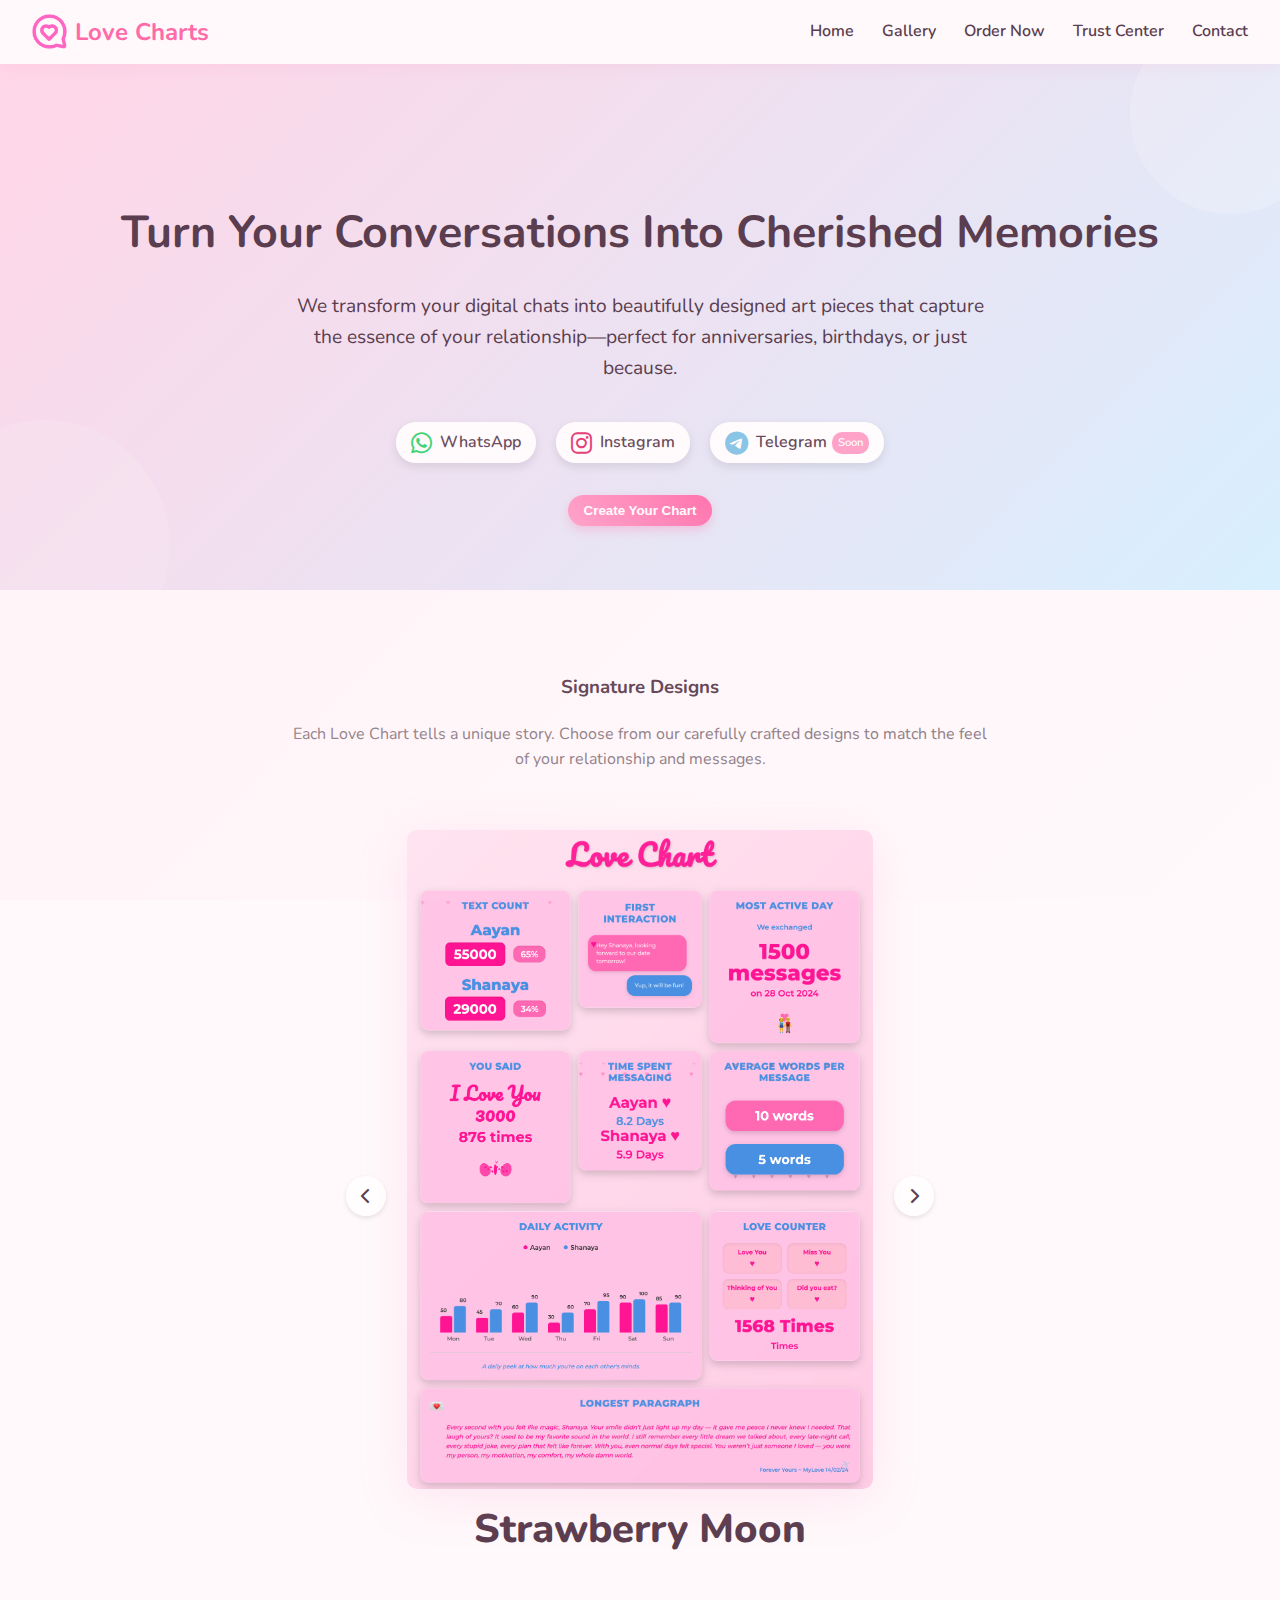
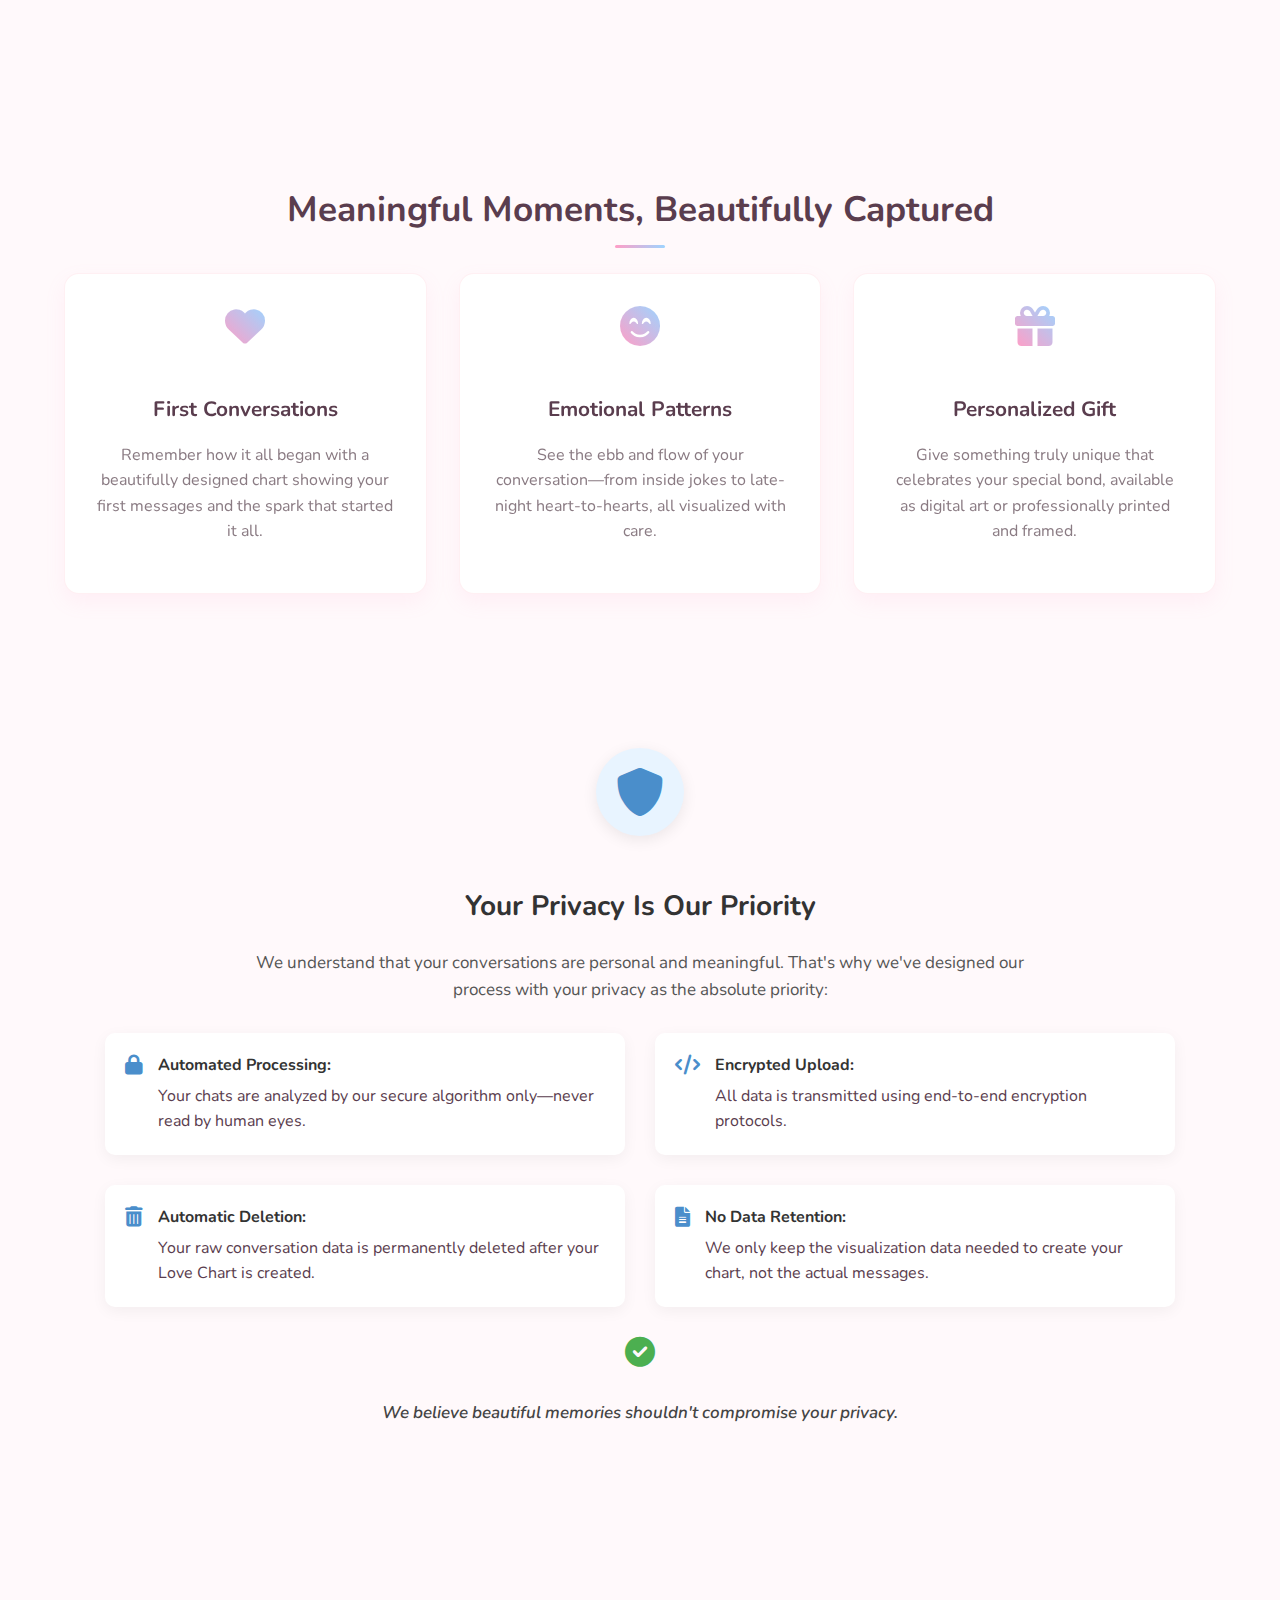
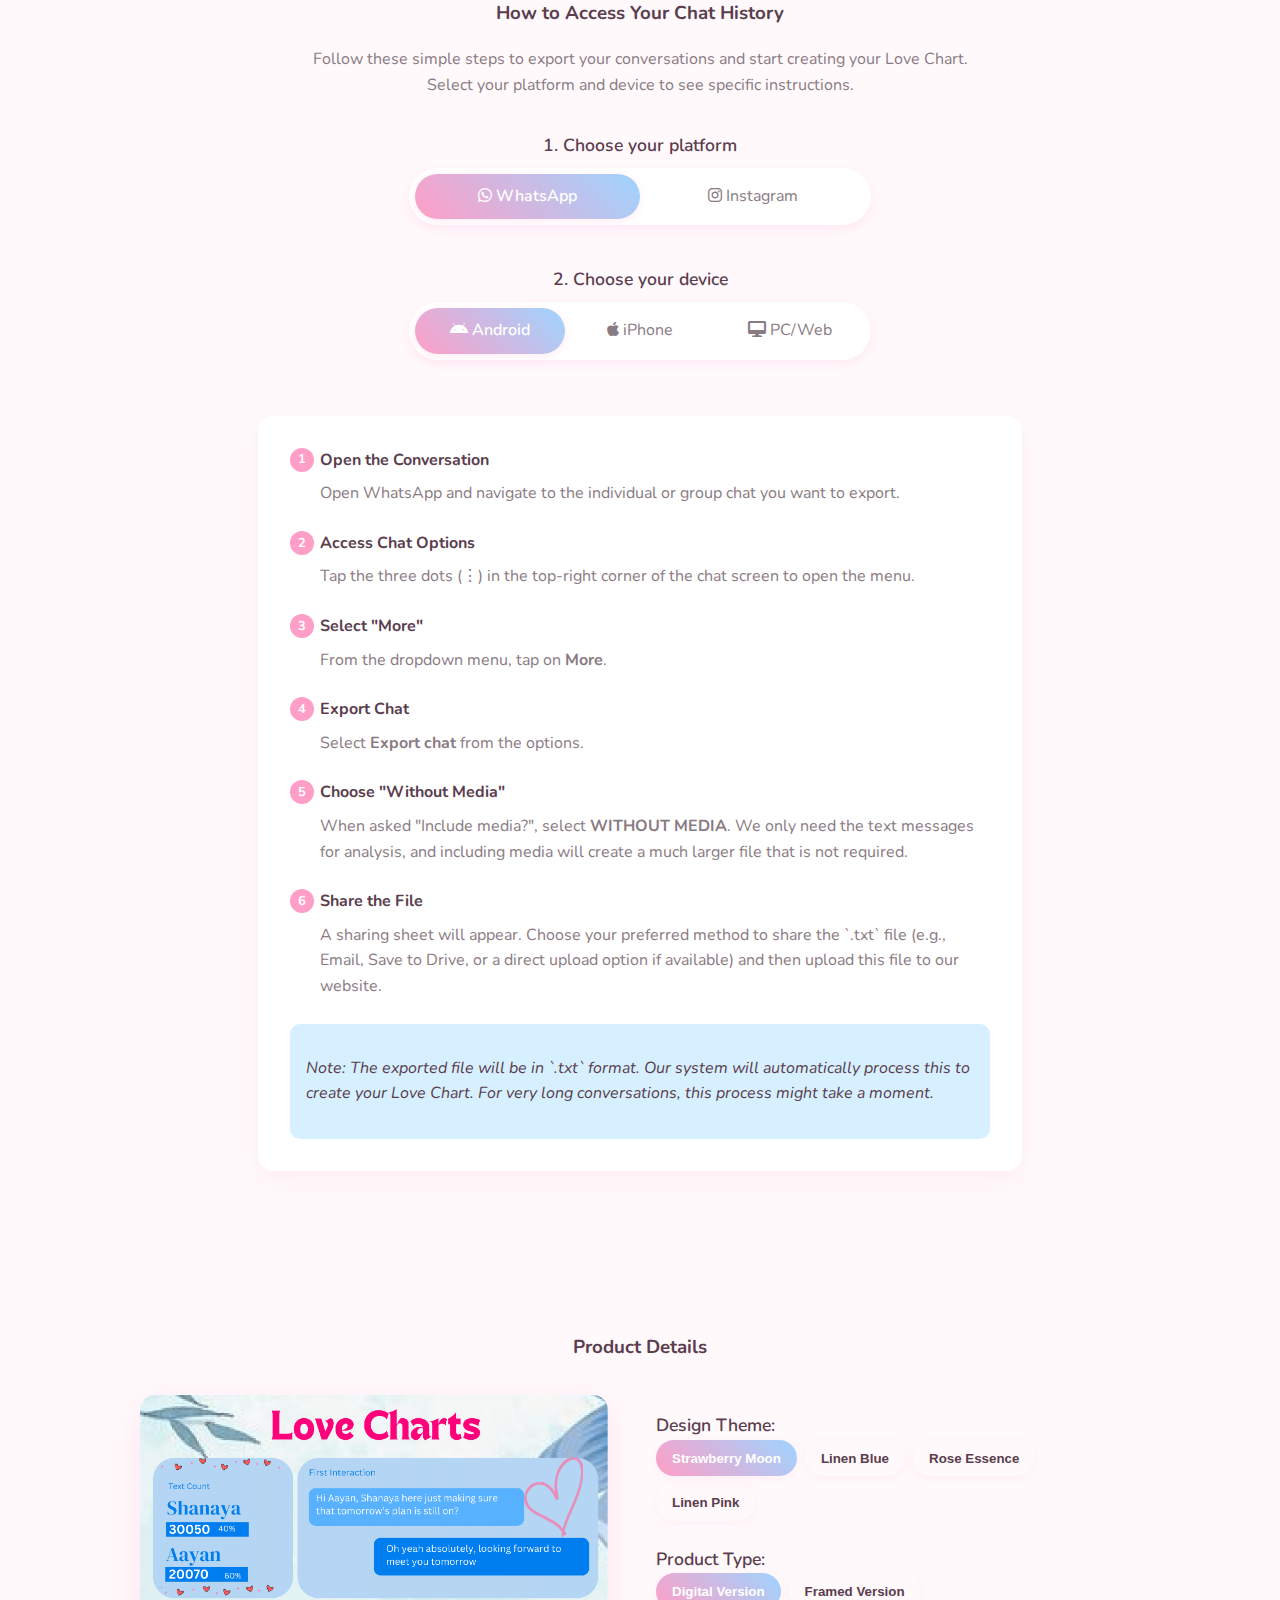
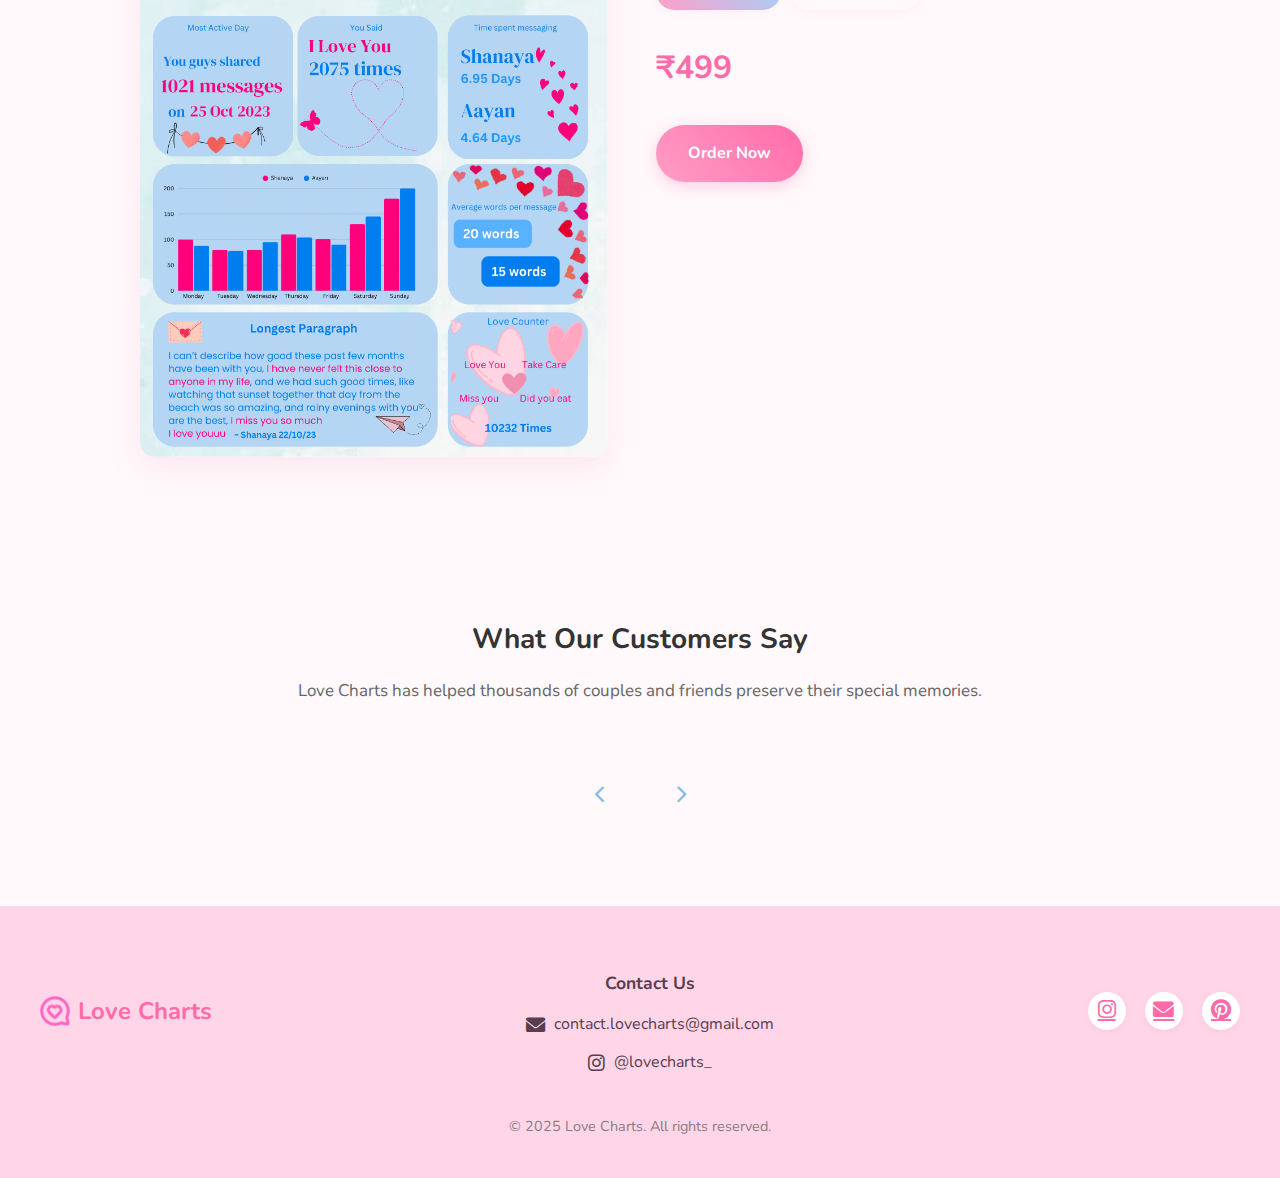
<file: index.html>
<!DOCTYPE html>
<html lang="en">

<head>
    <meta charset="UTF-8">
    <meta name="viewport" content="width=device-width, initial-scale=1.0">
    <title>Love Charts – Turn Conversations Into Art</title>

    <!-- SEO Meta Tags -->
    <meta name="description"
        content="Love Charts turns your WhatsApp or Instagram conversations into beautiful, personalized posters. Aesthetic. Emotional. Memorable. The perfect gift.">
    <meta name="keywords"
        content="love charts, chat posters, chat to poster, whatsapp gift, instagram chat gift, custom love chart, relationship gift, friendship gift, anniversary poster">
    <meta name="author" content="Love Charts">
    <meta name="robots" content="index, follow">


    <!-- Open Graph Meta Tags -->
    <!-- Open Graph / Facebook -->
    <meta property="og:title" content="Love Charts – Turn Your Chats into Beautiful Memories">
    <meta property="og:description" content="Create personalized charts from your WhatsApp chats. Emotional insights, sweet memories, late replies, fights & more.">
    <meta property="og:image" content="https://lovecharts.github.io/assests/images/social_preview_image/preview1.png">
    <meta property="og:url" content="https://lovecharts.github.io">
    <meta property="og:type" content="website">
    <meta name="twitter:card" content="summary_large_image">

    
    <!-- Favicon -->
    <link rel="icon" type="image/png" sizes="16x16" href="assests/images/logo/logo16.png">
    
    <!-- Fonts & Icons -->
    <link rel="stylesheet" href="https://cdnjs.cloudflare.com/ajax/libs/font-awesome/6.0.0-beta3/css/all.min.css">
    <link href="https://fonts.googleapis.com/css2?family=Nunito:wght@400;600;700&display=swap" rel="stylesheet">
    
    <!-- Stylesheet -->
    <link rel="stylesheet" href="assests/css/style.css">
</head>

<body>
    
    <nav>
        <div class="logo">
            <img src="assests/images/logomainWithoutText.png" alt="Love Charts Logo">
            <h1>Love Charts</h1>
        </div>
        <div class="hamburger" id="hamburger-menu">
            <span></span>
            <span></span>
            <span></span>
        </div>
        <div class="nav-links" id="nav-links">
            <a onclick="smoothScrollTo('nav-links');">Home</a>
            <a onclick="smoothScrollTo('gallery');">Gallery</a>
            <a onclick="smoothScrollTo('ordernow')">Order Now</a>
            <a href="trust/">Trust Center</a>
            <a onclick="smoothScrollTo('footer')">Contact</a>
        </div>
    </nav>

    <header>
        <h2>Turn Your Conversations Into Cherished Memories</h2>
        <p>We transform your digital chats into beautifully designed art pieces that capture the essence of your
            relationship—perfect for anniversaries, birthdays, or just because.</p>

        <div class="platform-icons">
            <div class="platform-icon whatsapp" style="cursor: pointer;" onclick="smartScrollForUser('whatsapp');">
                <i class="fab fa-whatsapp"></i>
                <span>WhatsApp</span>
            </div>
            <div class="platform-icon instagram" style="cursor: pointer;" onclick="smartScrollForUser('instagram');">
                <i class="fab fa-instagram"></i>
                <span >Instagram</span>
            </div>
            <div class="platform-icon telegram">
                <i class="fab fa-telegram"></i>
                <span>Telegram</span>
                <span class="coming-soon">Soon</span>
            </div>
        </div>

        <button class="cta-button" onclick="smartScrollForUser('whatsapp')">Create Your Chart</button>
    </header>

    <!-- Updated Signature Designs Section -->
    <div class="theme-section" id="gallery">
        <h3>Signature Designs</h3>
        <p class="theme-intro">Each Love Chart tells a unique story. Choose from our carefully crafted designs to match
            the feel of your relationship and messages.</p>

        <div class="carousel-container">
            <div class="carousel-wrapper" id="carousel-wrapper">
                <!-- <div class="carousel-item active">
                    <div>
                        <img src="assests/images/Theme1/1.png" alt="Azure Bloom Design">
                        <div class="image-caption">Azure Bloom</div>
                    </div>
                </div> -->
                <div class="carousel-item active">
                    <div>
                        <img src="assests/images/newTheme/newTheme1.png" alt="Azure Bloom Design">
                        <div class="image-caption">Strawberry Moon</div>
                    </div>
                </div>
                <div class="carousel-item">
                    <div>
                        <img src="assests/images/Theme1/2.png" alt="Linen Blue Design">
                        <div class="image-caption">Linen Blue</div>
                    </div>
                </div>
                <div class="carousel-item">
                    <div>
                        <img src="assests/images/Theme1/3.png" alt="Rose Essence Design">
                        <div class="image-caption">Rose Essence</div>
                    </div>
                </div>
                <div class="carousel-item">
                    <div>
                        <img src="assests/images/Theme1/4.png" alt="Linen Pink Design">
                        <div class="image-caption">Linen Pink</div>
                    </div>
                </div>
            </div>
            <div class="carousel-buttons">
                <button class="carousel-button prev" aria-label="Previous slide"><i
                        class="fas fa-chevron-left"></i></button>
                <button class="carousel-button next" aria-label="Next slide"><i
                        class="fas fa-chevron-right"></i></button>
            </div>
        </div>
    </div>


    <!-- Selector Section -->
    <div class="selector-section">
        <!-- Modified Feature Section to focus on emotional value -->
        <div class="section">
            <h3>Meaningful Moments, Beautifully Captured</h3>
            <div class="features">
                <div class="feature-card">
                    <i class="fas fa-heart"></i>
                    <h4>First Conversations</h4>
                    <p>Remember how it all began with a beautifully designed chart showing your first messages and the
                        spark that
                        started it all.</p>
                </div>
                <div class="feature-card">
                    <i class="fas fa-smile-beam"></i>
                    <h4>Emotional Patterns</h4>
                    <p>See the ebb and flow of your conversation—from inside jokes to late-night heart-to-hearts, all
                        visualized
                        with care.</p>
                </div>
                <div class="feature-card">
                    <i class="fas fa-gift"></i>
                    <h4>Personalized Gift</h4>
                    <p>Give something truly unique that celebrates your special bond, available as digital art or
                        professionally
                        printed and framed.</p>
                </div>
            </div>
        </div>



        <div class="data-privacy-section">
            <div class="privacy-container">
                <div class="privacy-icon">
                    <i class="fas fa-shield-alt"></i>
                </div>
                <div class="privacy-content">
                    <h3>Your Privacy Is Our Priority</h3>
                    <p>We understand that your conversations are personal and meaningful. That's why we've designed our process with your privacy as the absolute priority:</p>
                    <ul class="privacy-points">
                        <li>
                            <i class="fas fa-lock"></i>
                            <span><strong>Automated Processing:</strong> Your chats are analyzed by our secure algorithm only—never read by human eyes.</span>
                        </li>
                        <li>
                            <i class="fas fa-code"></i>
                            <span><strong>Encrypted Upload:</strong> All data is transmitted using end-to-end encryption protocols.</span>
                        </li>
                        <li>
                            <i class="fas fa-trash-alt"></i>
                            <span><strong>Automatic Deletion:</strong> Your raw conversation data is permanently deleted after your Love Chart is created.</span>
                        </li>
                        <li>
                            <i class="fas fa-file-alt"></i>
                            <span><strong>No Data Retention:</strong> We only keep the visualization data needed to create your chart, not the actual messages.</span>
                        </li>
                    </ul>
                    <div class="privacy-seal">
                        <i class="fas fa-check-circle"></i>
                        <p>We believe beautiful memories shouldn't compromise your privacy.</p>
                    </div>
                </div>
            </div>
        </div>
    


        <!-- NEW SECTION: How to Get Your Chat Data -->
        <div class="export-guide-section">
            <h3 id="chatInstruction1">How to Access Your Chat History</h3>
            <p class="theme-intro">Follow these simple steps to export your conversations and start creating your Love
                Chart.
                Select your platform and device to see specific instructions.</p>

            <div class="selector-container">
                <div class="selector-group">
                    <div class="selector-label">1. Choose your platform</div>
                    <div class="selector-options platform-selector">
                        <div class="selector-option active" data-platform="whatsapp">
                            <i class="fab fa-whatsapp"></i> WhatsApp
                        </div>
                        <div class="selector-option" data-platform="instagram">
                            <i class="fab fa-instagram"></i> Instagram
                        </div>
                    </div>
                </div>

                <div class="selector-group">
                    <div class="selector-label">2. Choose your device</div>
                    <div class="selector-options device-selector">
                        <div class="selector-option active" data-device="android">
                            <i class="fab fa-android"></i> Android
                        </div>
                        <div class="selector-option" data-device="iphone">
                            <i class="fab fa-apple"></i> iPhone
                        </div>
                        <div class="selector-option" data-device="pc">
                            <i class="fas fa-desktop"></i> PC/Web
                        </div>
                    </div>
                </div>
            </div>

            <div class="instructions-container">
                <!-- WhatsApp - Android -->
                <div class="instruction-set active" id="whatsapp-android">
                    <style>
                        .instruction-set {
                            counter-reset: step-counter;
                        }
                    </style>
                    <div class="instruction-step">
                        <h4>Open the Conversation</h4>
                        <p>Open WhatsApp and navigate to the individual or group chat you want to export.</p>
                    </div>
                    <div class="instruction-step">
                        <h4>Access Chat Options</h4>
                        <p>Tap the three dots (⋮) in the top-right corner of the chat screen to open the menu.</p>
                    </div>
                    <div class="instruction-step">
                        <h4>Select "More"</h4>
                        <p>From the dropdown menu, tap on <strong>More</strong>.</p>
                    </div>
                    <div class="instruction-step">
                        <h4>Export Chat</h4>
                        <p>Select <strong>Export chat</strong> from the options.</p>
                    </div>
                    <div class="instruction-step">
                        <h4>Choose "Without Media"</h4>
                        <p>When asked "Include media?", select <strong>WITHOUT MEDIA</strong>. We only need the text messages for analysis, and including media will create a much larger file that is not required.</p>
                    </div>
                    <div class="instruction-step">
                        <h4>Share the File</h4>
                        <p>A sharing sheet will appear. Choose your preferred method to share the `.txt` file (e.g., Email, Save to Drive, or a direct upload option if available) and then upload this file to our website.</p>
                    </div>
                    <div class="instruction-note">
                        <p>Note: The exported file will be in `.txt` format. Our system will automatically process this to create your Love Chart. For very long conversations, this process might take a moment.</p>
                    </div>
                </div>

                <!-- WhatsApp - iPhone -->
                <div class="instruction-set" id="whatsapp-iphone">
                    <div class="instruction-step">
                        <h4>Open the Conversation</h4>
                        <p>Open WhatsApp and go to the individual or group chat you wish to export.</p>
                    </div>
                    <div class="instruction-step">
                        <h4>Access Chat Info</h4>
                        <p>Tap on the contact's name or group subject at the very top of the chat screen to open the chat info/details page.</p>
                    </div>
                    <div class="instruction-step">
                        <h4>Scroll and Find Export Option</h4>
                        <p>On the chat info screen, scroll down to the bottom.</p>
                    </div>
                    <div class="instruction-step">
                        <h4>Export Chat</h4>
                        <p>Tap on the <strong>Export Chat</strong> option.</p>
                    </div>
                    <div class="instruction-step">
                        <h4>Choose "Without Media"</h4>
                        <p>When prompted "Attach Media?", select <strong>Without Media</strong>. We only need the text conversation for our analysis.</p>
                    </div>
                    <div class="instruction-step">
                        <h4>Share the File</h4>
                        <p>The iOS Share Sheet will appear. You can choose to "Save to Files", email it to yourself, or directly use an upload option if available. Once saved/sent, upload this `.txt` file to our website.</p>
                    </div>
                    <div class="instruction-note">
                        <p>Note: The export process might take a moment for longer conversations. Be patient and don't close WhatsApp during this process. The exported file will be a `.txt` file.</p>
                    </div>
                </div>


                <!-- Whatsapp - Pc -->
                <div class="instruction-set" id="whatsapp-pc">
                    <div class="instruction-step">
                        <h4>WhatsApp PC Cannot Directly Export</h4>
                        <p>WhatsApp Web/Desktop does not offer a direct chat export feature. You must use your mobile phone (Android or iPhone) to export the chat, and then transfer the file to your PC.</p>
                    </div>

                    <div class="instruction-step">
                        <h4>Export Chat from Your Phone</h4>
                        <p>
                            <strong>If you have an Android phone:</strong> Open WhatsApp, go to the chat, tap the three dots (⋮) in the top-right → More → <strong>Export Chat</strong> → <strong>Without Media</strong>.
                        </p>
                        <p>
                            <strong>If you have an iPhone:</strong> Open WhatsApp, go to the chat, tap the contact/group name at the top → scroll down → <strong>Export Chat</strong> → <strong>Without Media</strong>.
                        </p>
                    </div>

                    <div class="instruction-step">
                        <h4>Transfer Exported File to PC</h4>
                        <p>After exporting from your phone, share the `.txt` file to your PC. Common methods include:</p>
                        <ul>
                            <li><strong>Email:</strong> Send the `.txt` file to yourself via email and open the email on your PC to download.</li>
                            <li><strong>Cloud Storage:</strong> Save the `.txt` file to Google Drive, Dropbox, iCloud Drive (for iPhone), etc., from your phone, then access it from your PC.</li>
                            <li><strong>USB Cable:</strong> If comfortable, connect your phone to your PC and transfer the file directly.</li>
                        </ul>
                    </div>

                    <div class="instruction-step">
                        <h4>Upload the Chat File to Our Platform</h4>
                        <p>Once you have the exported `.txt` file on your PC, upload it directly to our platform. We will then analyze it and generate your report.</p>
                    </div>

                    <div class="instruction-note">
                        <p>Always choose <strong>Without Media</strong> when exporting, as media files are not needed for our analysis and will make the file unnecessarily large.</p>
                    </div>
                </div>



                <!-- Instagram - Android -->
                <div class="instruction-set" id="instagram-android">
                    <div class="instruction-step">
                        <h4>Open Instagram and Access Settings</h4>
                        <p>Open the Instagram app. Tap your profile icon in the bottom right corner, then tap the three lines (☰) in the top-right corner to open the menu. Select <strong>Settings and privacy</strong>.</p>
                    </div>
                    <div class="instruction-step">
                        <h4>Navigate to Your Activity</h4>
                        <p>In the "Settings and privacy" menu, scroll down and tap on <strong>Your activity</strong>.</p>
                    </div>
                    <div class="instruction-step">
                        <h4>Access Download Your Information</h4>
                        <p>Scroll to the very bottom of the "Your activity" screen and tap on <strong>Download your information</strong>.</p>
                    </div>
                    <div class="instruction-step">
                        <h4>Request a Download</h4>
                        <p>Tap <strong>Request a download</strong>. If prompted, select the Instagram account you want to download data from. Choose <strong>JSON format</strong> for the information, then tap <strong>Next</strong>.</p>
                    </div>
                    <div class="instruction-step">
                        <h4>Select Only Messages</h4>
                        <p>On the "Select information to download" screen, tap <strong>Select types of information</strong>. Scroll down and choose only <strong>Messages</strong>. You can also specify a date range if you want. Tap <strong>Submit request</strong>.</p>
                    </div>
                    <div class="instruction-step">
                        <h4>Download and Extract Your Data</h4>
                        <p>After submitting the request, Meta will prepare your data. You’ll receive an email with a download link (to the email address associated with your Instagram account) when your file is ready. This can take a few minutes to a few hours. Download the ZIP file to your device and use a file manager app to extract it.</p>
                    </div>
                    <div class="instruction-step">
                        <h4>Upload the Chat File</h4>
                        <p>Inside the extracted folder, navigate to `messages/inbox/` and find the folder for the specific conversation you want. Upload the `message_1.json` file from that folder to our platform. We'll do the rest.</p>
                    </div>
                    <div class="instruction-note">
                        <p>Make sure to select <strong>JSON format</strong>, not HTML, for better compatibility with our analysis system. The download link provided in the email is temporary.</p>
                    </div>
                </div>

                <!-- Instagram - iPhone -->
                <div class="instruction-set" id="instagram-iphone">
                    <div class="instruction-step">
                        <h4>Open Instagram and Access Settings</h4>
                        <p>Open the Instagram app. Tap your profile icon in the bottom right corner, then tap the three lines (☰) in the top-right corner to open the menu. Select <strong>Settings and privacy</strong>.</p>
                    </div>
                    <div class="instruction-step">
                        <h4>Navigate to Your Activity</h4>
                        <p>In the "Settings and privacy" menu, scroll down and tap on <strong>Your activity</strong>.</p>
                    </div>
                    <div class="instruction-step">
                        <h4>Access Download Your Information</h4>
                        <p>Scroll to the very bottom of the "Your activity" screen and tap on <strong>Download your information</strong>.</p>
                    </div>
                    <div class="instruction-step">
                        <h4>Request a Download</h4>
                        <p>Tap <strong>Request a download</strong>. If you have multiple accounts, select the Instagram account you wish to download data from. Choose <strong>JSON format</strong> for the information, then tap <strong>Next</strong>.</p>
                    </div>
                    <div class="instruction-step">
                        <h4>Select Only Messages</h4>
                        <p>On the "Select information to download" screen, tap <strong>Select types of information</strong>. Scroll down and choose only <strong>Messages</strong>. You can also set a custom date range if needed. Tap <strong>Submit request</strong>.</p>
                    </div>
                    <div class="instruction-step">
                        <h4>Download and Extract Your Data</h4>
                        <p>After confirming your request, Meta will send you a download link via email (to the address associated with your Instagram account) when your data is ready. This can take a few minutes to a few hours. Download the ZIP file to your iPhone (e.g., to your Files app) and unzip it there, or transfer it to a computer to extract.</p>
                    </div>
                    <div class="instruction-step">
                        <h4>Upload the Chat File</h4>
                        <p>Inside the unzipped folder, navigate to the `messages/inbox/` directory and find the specific chat folder (named after your contact). Locate the `message_1.json` file within that folder and upload it to our platform for analysis.</p>
                    </div>
                    <div class="instruction-note">
                        <p>Always select the <strong>JSON</strong> format for full compatibility with our system. The download link sent to your email is only valid for a limited time.</p>
                    </div>
                </div>

                <!-- Instagram - PC/Web -->
                <div class="instruction-set" id="instagram-pc">
                    <div class="instruction-step">
                        <h4>Open Instagram Web and Access Settings</h4>
                        <p>Go to <a href="https://www.instagram.com" target="_blank">instagram.com</a> and log into your account. Click your profile icon in the top right, then select <strong>Settings</strong> from the dropdown menu.</p>
                    </div>

                    <div class="instruction-step">
                        <h4>Find "Your activity"</h4>
                        <p>In the Settings menu, click on <strong>Your activity</strong> from the left-hand navigation.</p>
                    </div>

                    <div class="instruction-step">
                        <h4>Access Download Your Information</h4>
                        <p>Scroll down and click on <strong>Download your information</strong>.</p>
                    </div>

                    <div class="instruction-step">
                        <h4>Request a Download</h4>
                        <p>Click the <strong>Request a download</strong> button. Select the Instagram account you want to download data from (if you have multiple linked accounts). Choose <strong>JSON format</strong> and click <strong>Next</strong>.</p>
                    </div>

                    <div class="instruction-step">
                        <h4>Select Only Messages</h4>
                        <p>On the "Select information to download" page, choose <strong>"Select types of information"</strong>. Then, select only <strong>Messages</strong>. You can also specify a date range if needed. Click <strong>Submit request</strong>.</p>
                    </div>

                    <div class="instruction-step">
                        <h4>Download and Extract Your Data</h4>
                        <p>After submitting, Meta will notify you via email (to the address associated with your account) when your file is ready. This can take a few hours. Download and unzip the folder from the link provided in the email. Navigate to the `messages/inbox/` folder and find the conversation folder you want.</p>
                    </div>

                    <div class="instruction-step">
                        <h4>Upload JSON File</h4>
                        <p>Inside the specific chat folder (e.g., for a conversation with a friend), locate and upload the `message_1.json` file to our site. We'll process it from there.</p>
                    </div>

                    <div class="instruction-note">
                        <p>Make sure to choose <strong>JSON format</strong>, not HTML, or the system won't work properly. The download link sent to your email is only valid for a few days.</p>
                    </div>

                </div>

            </div> <!-- End instructions-container -->
        </div> <!-- End export-guide-section -->
    </div> <!-- End selector-section -->



    <!-- Product Details Section -->
    <div class="product-details-section" id="ordernow">
        <h3>Product Details</h3>
        <div class="product-container">
            <div class="product-image">
                <img src="assests/images/Theme1/1.png" alt="Product Preview" id="product-image">
            </div>
            <div class="product-info">
                <div class="product-selectors">
                    <span class="selector-label">Design Theme:</span>
                    <div class="selector-buttons" id="theme-selector">
                        <button class="selector-btn active" data-theme="new_theme_1">Strawberry Moon</button>
                        <button class="selector-btn" data-theme="linen-blue">Linen Blue</button>
                        <button class="selector-btn" data-theme="rose-essence">Rose Essence</button>
                        <button class="selector-btn" data-theme="linen-pink">Linen Pink</button>
                    </div>

                    <span class="selector-label">Product Type:</span>
                    <div class="selector-buttons" id="type-selector">
                        <button class="selector-btn active" data-type="digital">Digital Version</button>
                        <button class="selector-btn" data-type="framed">Framed Version</button>
                    </div>
                    
                    <div id="framsizeDiv">
                        <span class="selector-label">Frame Size:</span>
                        <div class="selector-buttons">
                            <button class="selector-btn active" data-type="framed">A4</button>
                        </div>
                    </div>

                </div>

                <div class="product-price" id="product-price">₹499</div>

                <a href="upload/" style="cursor: pointer;" class="order-button">
                    Order Now
                </a>
            </div>
        </div>
    </div>



    <div class="reviews-section">
        <h3>What Our Customers Say</h3>
        <p class="reviews-intro">Love Charts has helped thousands of couples and friends preserve their special memories.</p>
        
        <div class="reviews-container" id="reviews-container">
            <!-- Reviews will be dynamically loaded here from the reviews array -->
        </div>
        
        <div class="reviews-navigation">
            <button class="review-nav-btn" id="prev-review" aria-label="Previous review">
                <i class="fas fa-chevron-left"></i>
            </button>
            <div class="review-dots" id="review-dots">
                <!-- Dots will be added dynamically based on review count -->
            </div>
            <button class="review-nav-btn" id="next-review" aria-label="Next review">
                <i class="fas fa-chevron-right"></i>
            </button>
        </div>
    </div>
    





    <footer id="footer">
        <div class="footer-content">
            <div class="logo">
                <img src="assests/images/footerlogo.png" alt="Love Charts Logo">
                <h1>Love Charts</h1>
            </div>

            <div class="footer-sections">
                <div class="footer-section">
                    <h4>Contact Us</h4>
                    <div class="contact-info">
                        <a href="mailto:contact.lovecharts@gmail.com" target="_blank" class="contact-item">
                            <i class="fas fa-envelope"></i> contact.lovecharts@gmail.com
                        </a>
                        <a href="https://instagram.com/lovecharts_" target="_blank" class="contact-item">
                            <i class="fab fa-instagram"></i> @lovecharts_
                        </a>
                    </div>
                </div>
            </div>

            <div class="social-icons">
                <a href="https://instagram.com/lovecharts_" target="_blank" aria-label="Instagram"><i
                        class="fab fa-instagram"></i></a>
                <a href="mailto:contact.lovecharts@gmail.com" target="_blank" aria-label="Email"><i class="fas fa-envelope"></i></a>
                <a href="https://pinterest.com" target="_blank" aria-label="Pinterest"><i
                        class="fab fa-pinterest"></i></a>
            </div>

            <p>Turn your conversations into beautiful memories that last forever.</p>
            <p class="copyright">&copy; 2025 Love Charts. All rights reserved.</p>
        </div>
    </footer>

    <script src="assests/js/script.js"></script>
    <script src="assests/js/upload.js"></script>
     <script src="assests/js/other.js"></script> 
</body>

</html>
</file>
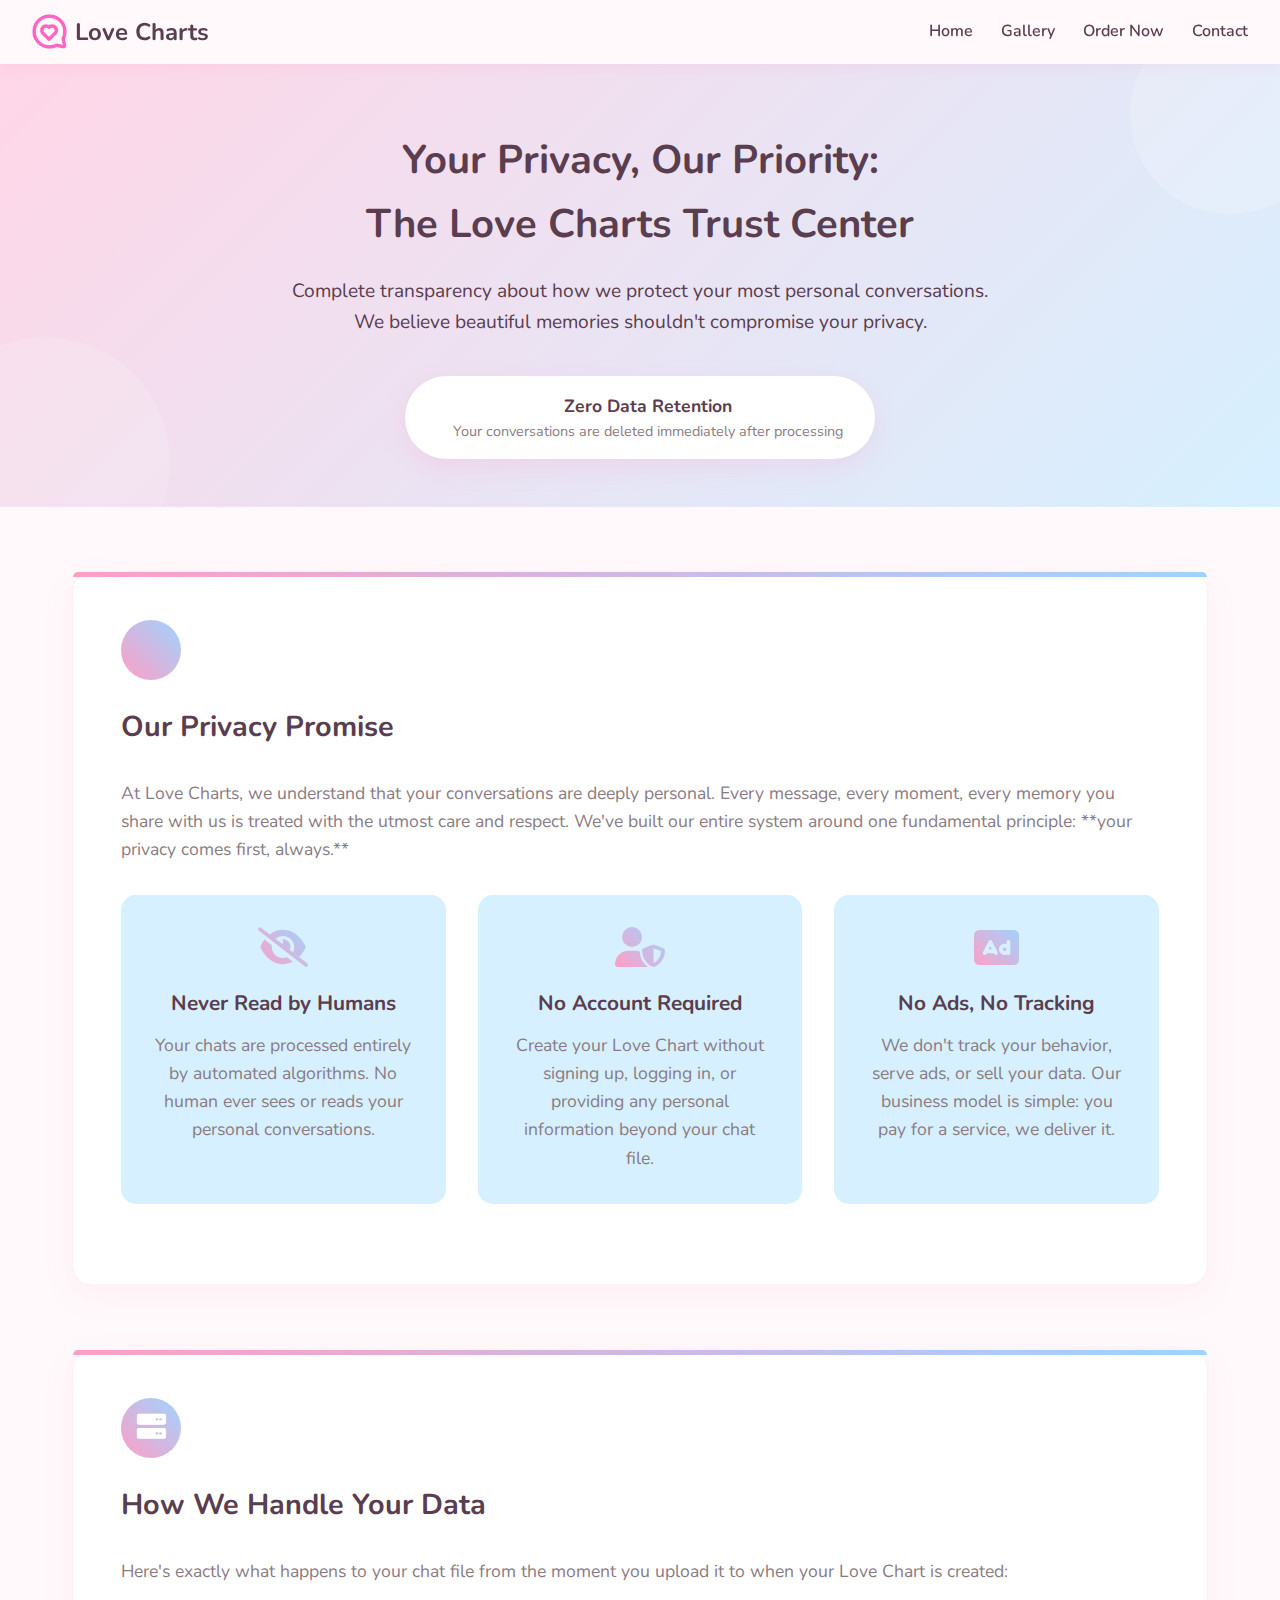
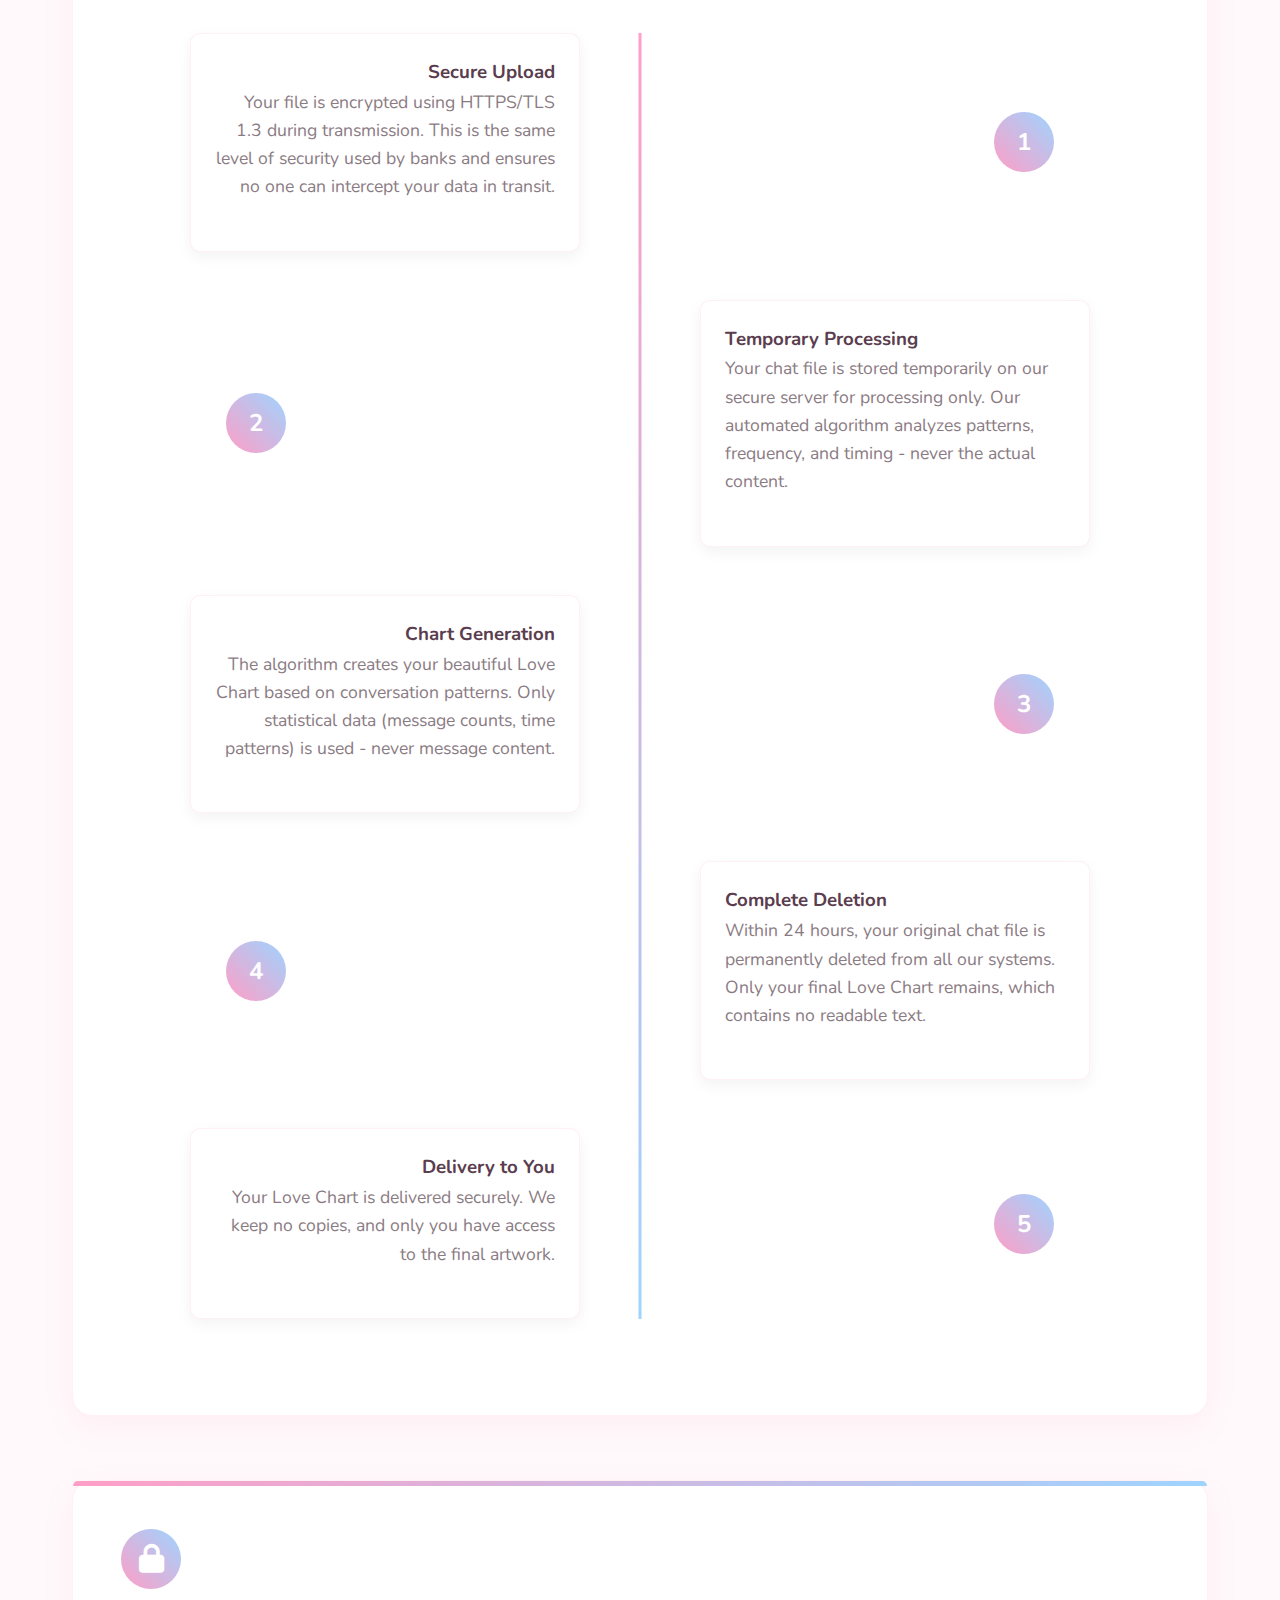
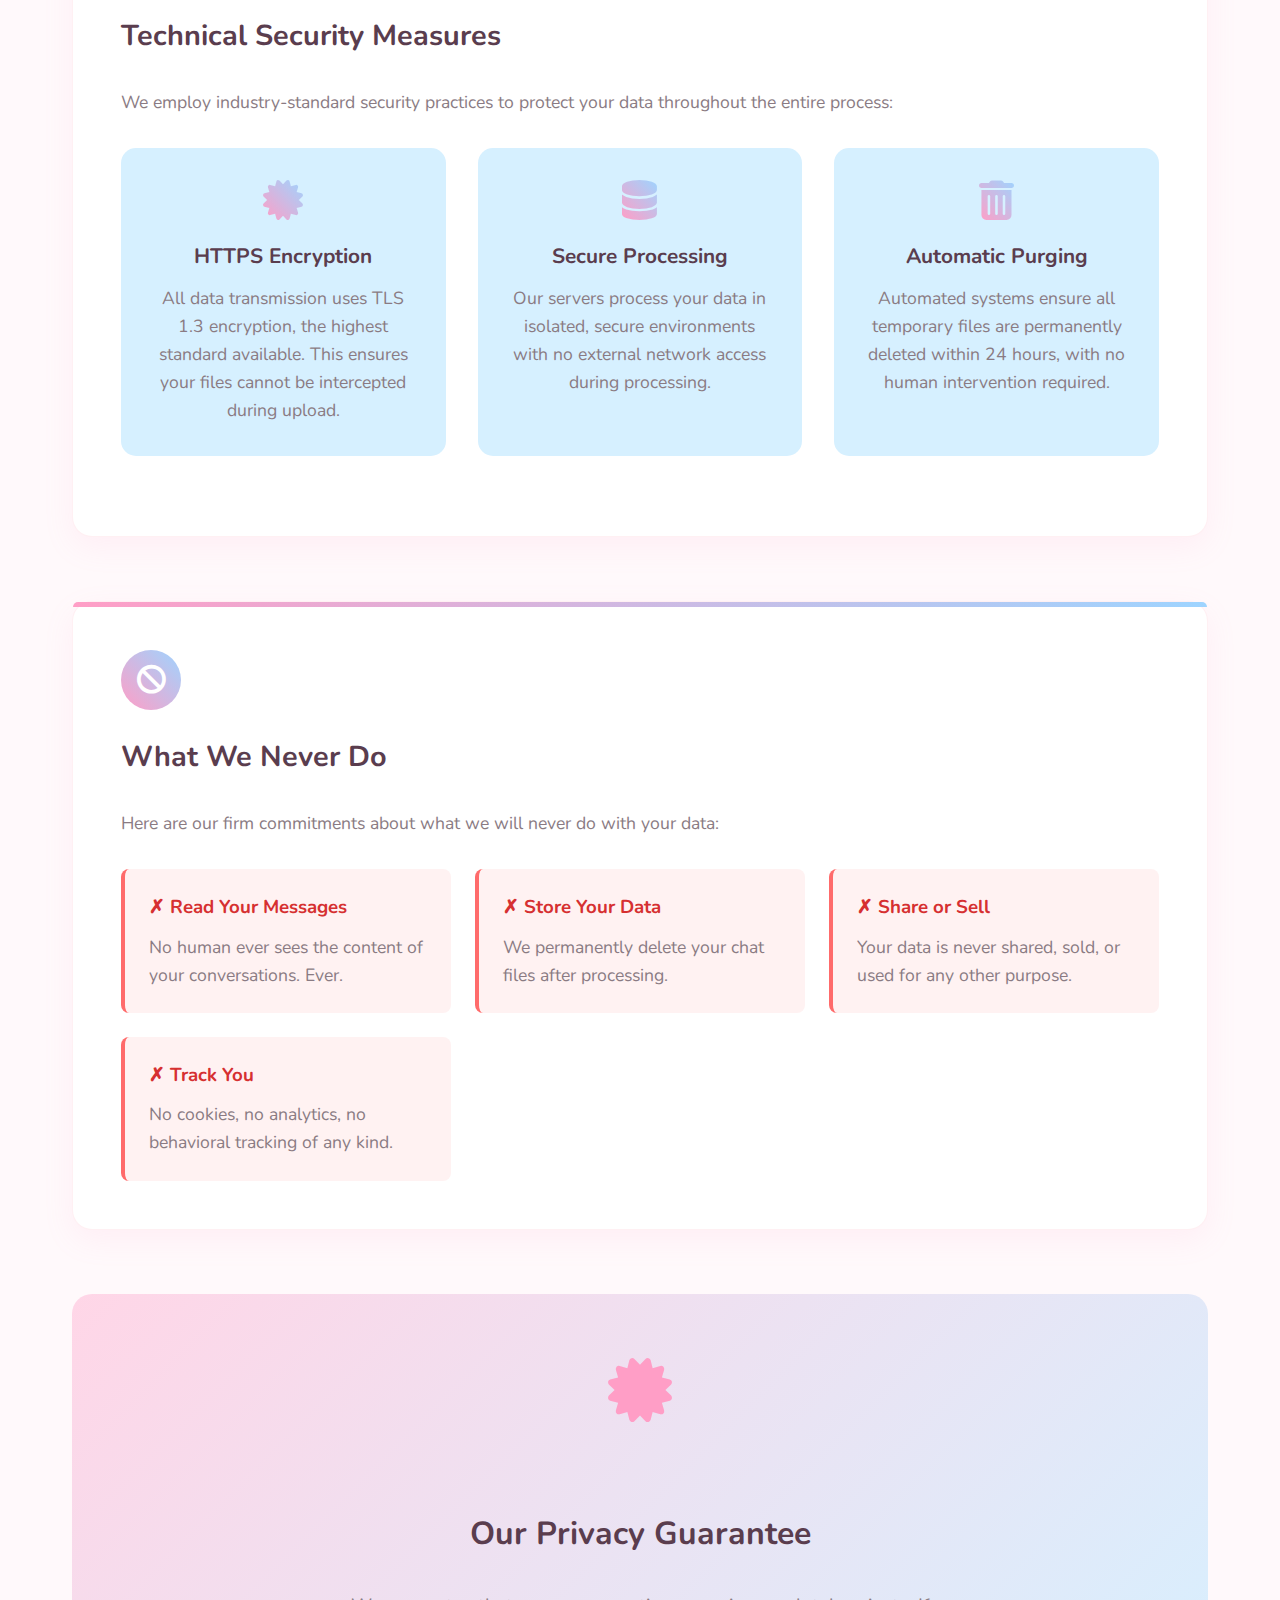
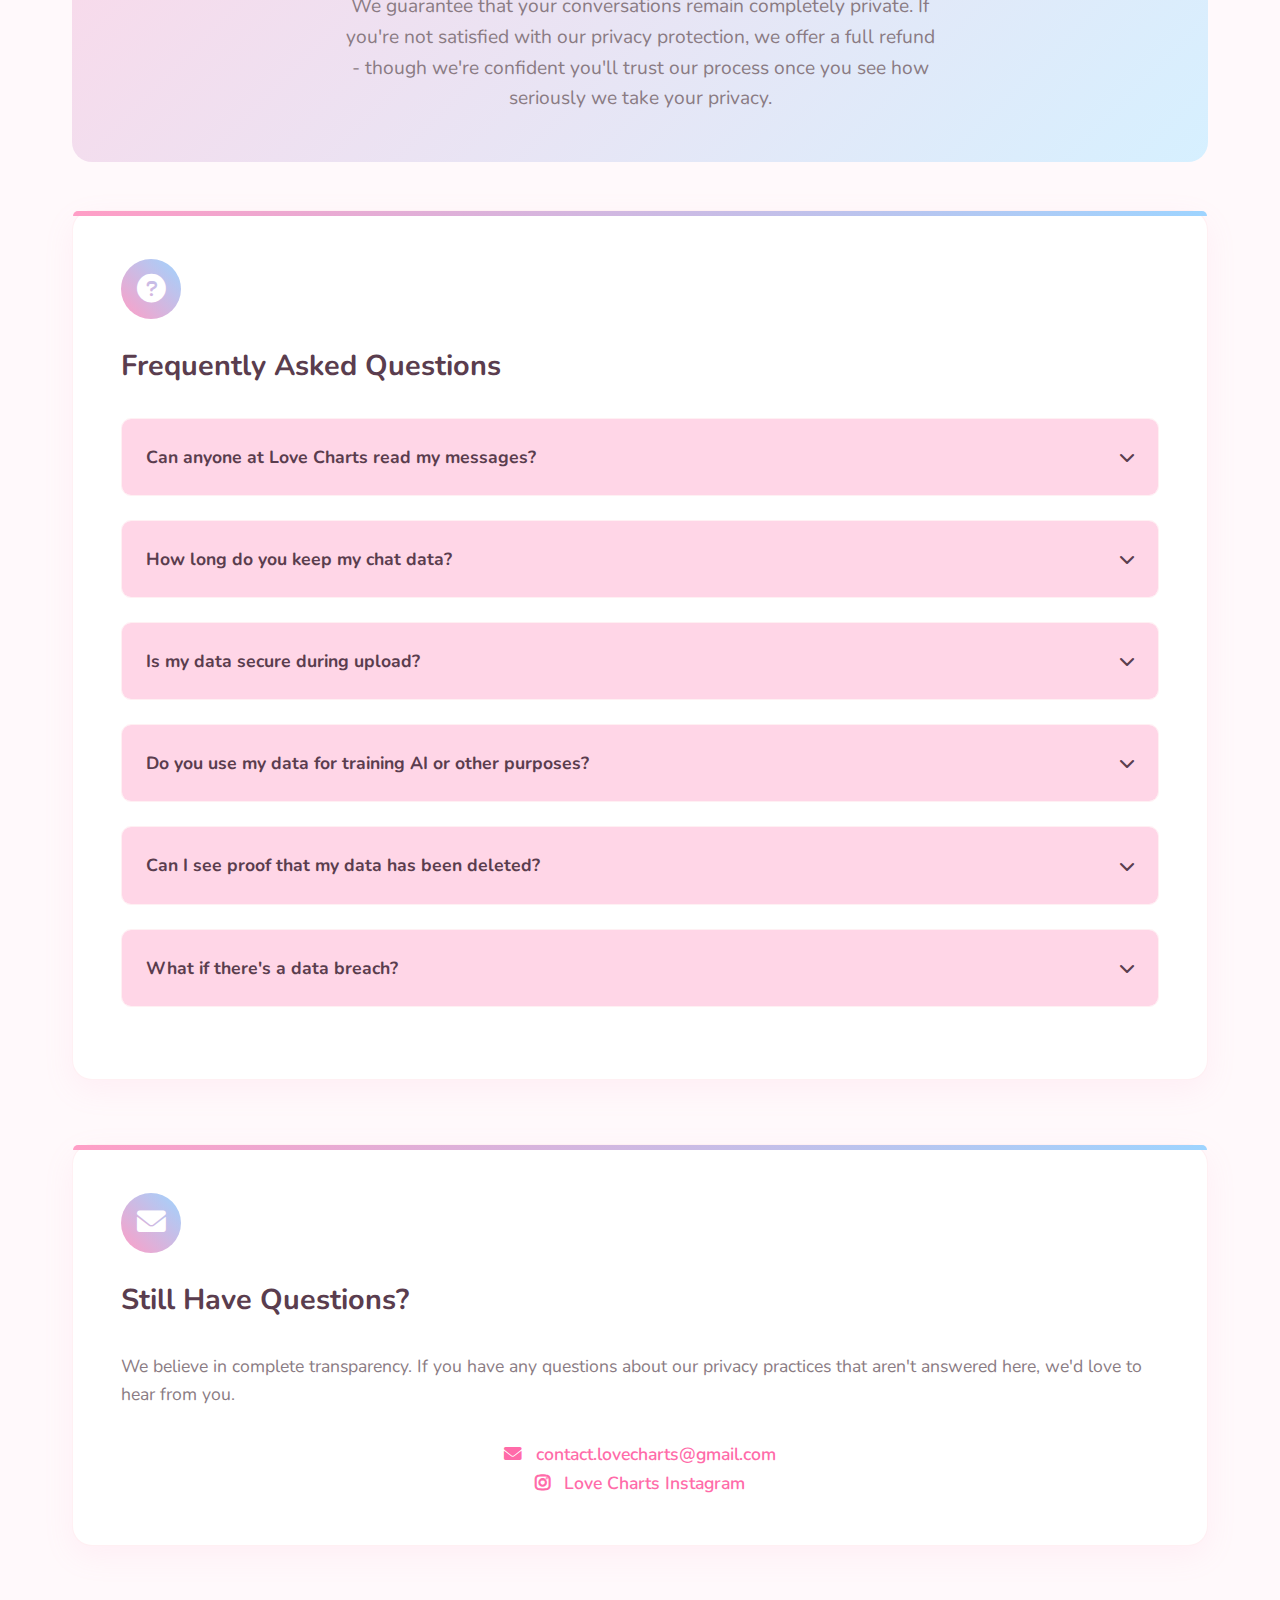
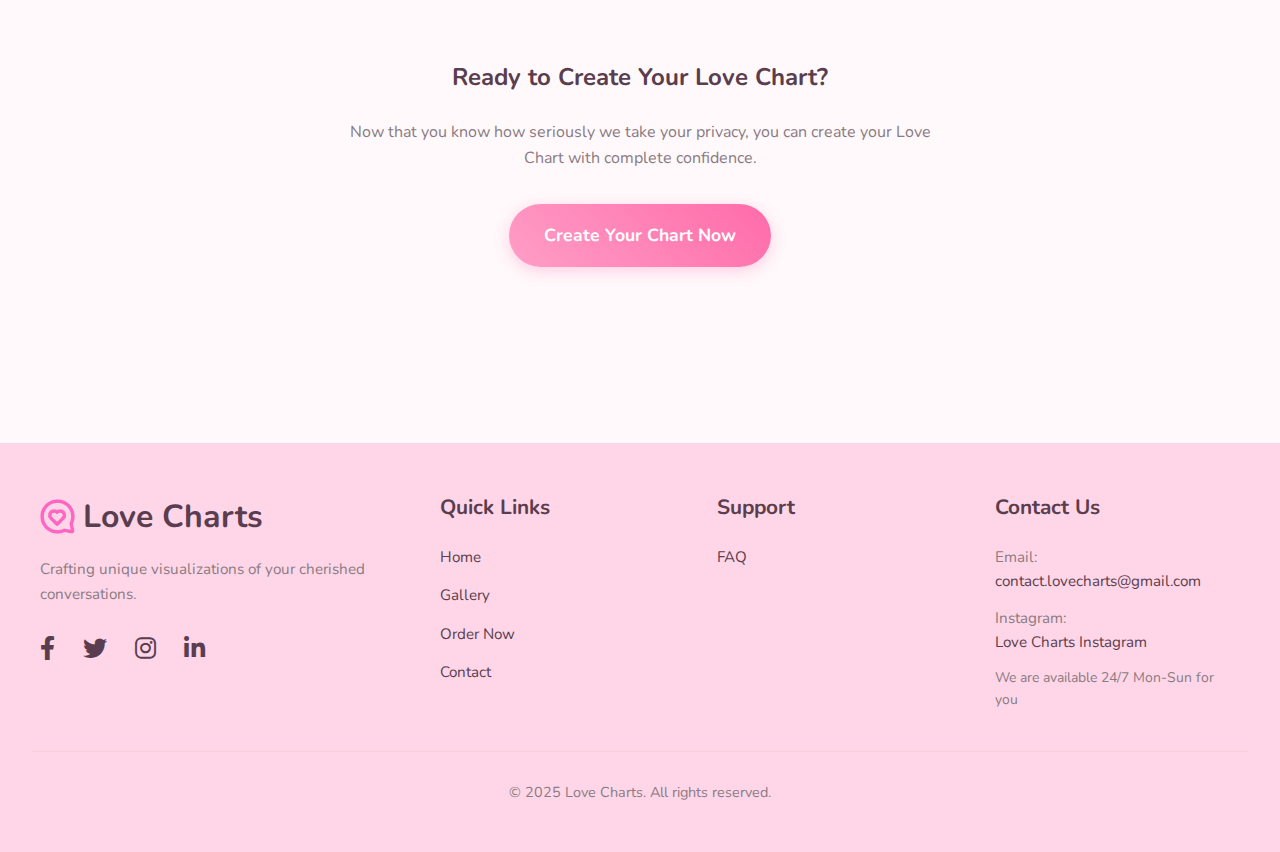
<file: trust/index.html>
<!DOCTYPE html>
<html lang="en">

<head>
    <meta charset="UTF-8">
    <meta name="viewport" content="width=device-width, initial-scale=1.0">
    <title>Trust Center - Your Privacy, Our Priority | Love Charts</title>

    <meta name="description"
        content="Love Charts Trust Center - Complete transparency about how we protect your conversations and personal data. Your privacy is our absolute priority.">
    <meta name="keywords"
        content="love charts privacy, data protection, trust center, secure chat processing, privacy policy">
    <meta name="author" content="Love Charts">
    <meta name="robots" content="index, follow">

    <meta property="og:title" content="Trust Center - Your Privacy, Our Priority | Love Charts">
    <meta property="og:description"
        content="Complete transparency about how Love Charts protects your conversations and personal data.">
    <meta property="og:image" content="https://yourdomain.in/trust-preview.jpg">
    <meta property="og:url" content="https://yourdomain.in/trust-center">
    <meta property="og:type" content="website">

    <link rel="icon" type="image/png" sizes="16x16" href="../assests/images/logo/logo16.png">

    <link rel="stylesheet" href="https://cdnjs.cloudflare.com/ajax/libs/font-awesome/6.0.0-beta3/css/all.min.css">
    <link href="https://fonts.googleapis.com/css2?family=Nunito:wght@400;600;700&display=swap" rel="stylesheet">

        <!-- Fonts & Icons -->
    <link rel="stylesheet" href="https://cdnjs.cloudflare.com/ajax/libs/font-awesome/6.0.0-beta3/css/all.min.css">
    <link href="https://fonts.googleapis.com/css2?family=Nunito:wght@400;600;700&display=swap" rel="stylesheet">

    <style>
        :root {
            --pink-light: #ffd6e7;
            --pink-medium: #ff9ec6;
            --pink-dark: #ff6ba9;
            --blue-light: #d6f0ff;
            --blue-medium: #9ed4ff;
            --blue-dark: #6bb9ff;
            --text-dark: #5a3d4e;
            --text-light: #8a7b83;
            --white: #fff9fb;
        }

        * {
            margin: 0;
            padding: 0;
            box-sizing: border-box;
        }
        * {
    font-family: 'Nunito', 'Segoe UI', Tahoma, Geneva, Verdana, sans-serif; /* Your existing rule */
}

/* Add this to ensure Font Awesome's font-family is used for icons */
.fa, .fas, .far, .fal, .fab {
    font-family: 'Font Awesome 6 Free', 'Font Awesome 6 Brands' !important; /* Adjust based on your FA version */
}

        html {
            scroll-behavior: smooth;
        }

        body {
            font-family: 'Nunito', 'Segoe UI', Tahoma, Geneva, Verdana, sans-serif;
            color: var(--text-dark);
            line-height: 1.6;
            background-color: var(--white);
            overflow-x: hidden;
        }

        /* Navigation */
        nav {
            background-color: var(--white);
            padding: 0.8em 2em;
            display: flex;
            justify-content: space-between;
            align-items: center;
            position: sticky;
            top: 0;
            z-index: 100;
            box-shadow: 0 2px 15px rgba(255, 105, 169, 0.1);
        }

        .logo {
            display: flex;
            align-items: center;
        }

        .logo img {
            width: 35px;
            margin-right: 8px;
        }

        nav h1 {
            margin: 0;
            font-size: 1.5em;
            font-weight: 700;
            color: var(--text-dark);
        }

        nav a {
            color: var(--text-dark);
            text-decoration: none;
            margin-left: 1.5em;
            font-weight: 600;
            position: relative;
            transition: 0.3s;
        }

        nav a:hover {
            color: var(--pink-dark);
        }

        nav a:hover::after {
            content: '';
            position: absolute;
            bottom: -5px;
            left: 0;
            width: 100%;
            height: 2px;
            background-color: var(--pink-medium);
            border-radius: 2px;
        }

        /* Hero Section */
        .trust-hero {
            padding: 4em 2em 3em;
            background: linear-gradient(135deg, var(--pink-light), var(--blue-light));
            text-align: center;
            position: relative;
            overflow: hidden;
        }

        .trust-hero::before {
            content: '';
            position: absolute;
            top: -50px;
            right: -50px;
            width: 200px;
            height: 200px;
            background-color: rgba(255, 255, 255, 0.2);
            border-radius: 50%;
        }

        .trust-hero::after {
            content: '';
            position: absolute;
            bottom: -80px;
            left: -80px;
            width: 250px;
            height: 250px;
            background-color: rgba(255, 255, 255, 0.15);
            border-radius: 50%;
        }

        .trust-hero h1 {
            font-size: 2.5em;
            margin-bottom: 0.5em;
            color: var(--text-dark);
            position: relative;
            z-index: 1;
        }

        .trust-hero p {
            font-size: 1.2em;
            max-width: 700px;
            margin: 0 auto 2em;
            color: var(--text-dark);
            position: relative;
            z-index: 1;
        }

        .trust-badge {
            display: inline-flex;
            align-items: center;
            background: white;
            padding: 1em 2em;
            border-radius: 50px;
            box-shadow: 0 8px 25px rgba(255, 150, 200, 0.2);
            position: relative;
            z-index: 1;
        }

        .trust-badge i {
            font-size: 2em;
            color: var(--pink-medium);
            margin-right: 0.5em;
        }

        .trust-badge-text h3 {
            margin: 0;
            color: var(--text-dark);
            font-size: 1.1em;
        }

        .trust-badge-text p {
            margin: 0;
            color: var(--text-light);
            font-size: 0.9em;
        }

        /* Main Content */
        .trust-content {
            max-width: 1200px;
            margin: 0 auto;
            padding: 4em 2em;
        }

        .trust-section {
            margin-bottom: 4em;
            background: white;
            border-radius: 20px;
            padding: 3em;
            box-shadow: 0 10px 30px rgba(255, 150, 200, 0.1);
            border: 1px solid rgba(255, 182, 193, 0.2);
            position: relative;
        }

        .trust-section::before {
            content: '';
            position: absolute;
            top: 0;
            left: 0;
            width: 100%;
            height: 5px;
            background: linear-gradient(90deg, var(--pink-medium), var(--blue-medium));
            border-radius: 20px 20px 0 0;
        }

        .section-icon {
            display: inline-flex;
            align-items: center;
            justify-content: center;
            width: 60px;
            height: 60px;
            background: linear-gradient(45deg, var(--pink-medium), var(--blue-medium));
            border-radius: 50%;
            margin-bottom: 1.5em;
        }

        .section-icon i {
            font-size: 1.8em;
            color: white;
        }

        .trust-section h2 {
            font-size: 1.8em;
            margin-bottom: 1em;
            color: var(--text-dark);
        }

        .trust-section p {
            margin-bottom: 1.5em;
            color: var(--text-light);
            font-size: 1.1em;
        }

        /* Feature Grid */
        .feature-grid {
            display: grid;
            grid-template-columns: repeat(auto-fit, minmax(300px, 1fr));
            gap: 2em;
            margin: 2em 0;
        }

        .feature-item {
            padding: 2em;
            background: var(--blue-light);
            border-radius: 15px;
            text-align: center;
            transition: 0.3s;
        }

        .feature-item:hover {
            transform: translateY(-5px);
            box-shadow: 0 15px 30px rgba(255, 150, 200, 0.15);
        }

        .feature-item i {
            font-size: 2.5em;
            margin-bottom: 0.5em;
            background: linear-gradient(45deg, var(--pink-medium), var(--blue-medium));
            -webkit-background-clip: text;
            background-clip: text;
            color: transparent;
        }

        .feature-item h3 {
            font-size: 1.3em;
            margin-bottom: 0.5em;
            color: var(--text-dark);
        }

        .feature-item p {
            color: var(--text-light);
            margin: 0;
        }

        /* Process Steps - FIXED AND OPTIMIZED FOR MOBILE */
        .process-timeline {
            position: relative;
            margin: 3em auto; /* Center the timeline itself */
            max-width: 900px; /* Limit max width for better readability */
        }

        .timeline-line {
            position: absolute;
            left: 50%;
            top: 0;
            bottom: 0;
            width: 3px;
            background: linear-gradient(180deg, var(--pink-medium), var(--blue-medium));
            transform: translateX(-50%);
        }

        .timeline-step {
            display: flex;
            align-items: center;
            margin-bottom: 3em;
            position: relative;
            width: 100%; /* Take full width of the parent */
            justify-content: space-between; /* Distribute items */
        }

        .timeline-step:nth-child(odd) {
            flex-direction: row; /* Default: content on right, number on left */
            padding-right: 0; /* Reset for odd steps */
        }

        .timeline-step:nth-child(even) {
            flex-direction: row-reverse; /* Content on left, number on right */
            padding-left: 0; /* Reset for even steps */
        }

        .step-number {
            width: 60px;
            height: 60px;
            background: linear-gradient(45deg, var(--pink-medium), var(--blue-medium));
            border-radius: 50%;
            display: flex;
            align-items: center;
            justify-content: center;
            color: white;
            font-size: 1.5em;
            font-weight: 700;
            position: relative;
            z-index: 2;
            margin: 0 1.5em; /* Keep some horizontal margin */
            flex-shrink: 0; /* Prevent it from shrinking */
        }

        .step-content {
            flex: 1;
            max-width: calc(50% - 60px); /* Adjust max-width based on step-number width and gap */
            background: white; /* Add background to content for clarity */
            padding: 1.5em;
            border-radius: 10px;
            box-shadow: 0 5px 15px rgba(0,0,0,0.05);
            border: 1px solid rgba(255, 182, 193, 0.2);
        }

        .timeline-step:nth-child(odd) .step-content {
            margin-right: 0; /* No margin on the right for odd steps */
            margin-left: auto; /* Push content to the right */
        }

        .timeline-step:nth-child(even) .step-content {
            margin-left: 0; /* No margin on the left for even steps */
            margin-right: auto; /* Push content to the left */
            text-align: right; /* Align text to the right for even steps */
        }

        /* Guarantee Section */
        .guarantee-section {
            background: linear-gradient(135deg, var(--pink-light), var(--blue-light));
            border-radius: 20px;
            padding: 3em;
            text-align: center;
            margin: 3em 0;
        }

        .guarantee-icon {
            font-size: 4em;
            color: var(--pink-medium);
            margin-bottom: 1em;
        }

        .guarantee-section h2 {
            font-size: 2em;
            margin-bottom: 1em;
            color: var(--text-dark);
        }

        .guarantee-section p {
            font-size: 1.2em;
            color: var(--text-light);
            max-width: 600px;
            margin: 0 auto;
        }

        /* FAQ Section */
        .faq-item {
            margin-bottom: 1.5em;
            border: 1px solid rgba(255, 182, 193, 0.2);
            border-radius: 10px;
            overflow: hidden;
        }

        .faq-question {
            background: var(--pink-light);
            padding: 1.5em;
            cursor: pointer;
            display: flex;
            justify-content: space-between;
            align-items: center;
            transition: 0.3s;
        }

        .faq-question:hover {
            background: var(--pink-medium);
            color: white;
        }

        .faq-question h3 {
            margin: 0;
            font-size: 1.1em;
        }

        .faq-answer {
            padding: 1.5em;
            background: white;
            display: none;
        }

        .faq-answer.active {
            display: block;
        }

        .faq-answer p {
            margin: 0;
            color: var(--text-light);
        }

        /* CTA Section */
        .trust-cta {
            text-align: center;
            padding: 3em 0;
        }

        .cta-button {
            background: linear-gradient(45deg, var(--pink-medium), var(--pink-dark));
            color: white;
            padding: 1em 2em;
            border-radius: 50px;
            text-decoration: none;
            font-weight: 700;
            font-size: 1.1em;
            display: inline-block;
            transition: 0.3s;
            box-shadow: 0 4px 15px rgba(255, 105, 169, 0.3);
        }

        .cta-button:hover {
            transform: translateY(-3px);
            box-shadow: 0 8px 20px rgba(255, 105, 169, 0.4);
        }

                /* Footer - PC VERSION (Updated) */
        footer {
            background-color: var(--pink-light);
            padding: 3em 2em; /* More generous padding */
            margin-top: 4em;
            color: var(--text-dark);
        }

        footer .footer-container {
            max-width: 1200px;
            margin: 0 auto;
            display: flex;
            justify-content: space-between; /* Distribute items */
            align-items: flex-start; /* Align items to the top */
            flex-wrap: wrap; /* Allow wrapping for smaller desktops */
            gap: 2em; /* Gap between columns */
        }

        footer .footer-col {
            flex: 1; /* Each column takes equal space */
            min-width: 200px; /* Minimum width for columns before wrapping */
            text-align: left;
        }

        footer .footer-col.footer-info {
            flex: 1.5; /* Info column can be wider */
            min-width: 250px;
        }

        footer .footer-col h3 {
            font-size: 1.3em;
            margin-bottom: 1em;
            color: var(--text-dark);
            font-weight: 700;
        }

        footer .footer-col ul {
            list-style: none;
            padding: 0;
            margin: 0;
        }

        footer .footer-col ul li {
            margin-bottom: 0.8em;
        }

        footer .footer-col ul li a {
            color: var(--text-dark);
            text-decoration: none;
            transition: color 0.3s ease;
            font-size: 0.95em;
        }

        footer .footer-col ul li a:hover {
            color: var(--pink-dark);
        }

        footer .footer-col p,
        footer .footer-col address {
            font-size: 0.95em;
            margin-bottom: 0.8em;
            color: var(--text-light);
        }
        footer .footer-col address {
            font-style: normal; /* Reset italic for address */
        }

        footer .social-icons a {
            font-size: 1.5em;
            color: var(--text-dark);
            margin-right: 1em;
            transition: color 0.3s ease;
        }

        footer .social-icons a:hover {
            color: var(--pink-dark);
        }

        footer .footer-bottom {
            width: 100%;
            text-align: center;
            padding-top: 2em;
            margin-top: 2em;
            border-top: 1px solid rgba(255, 182, 193, 0.3);
            color: var(--text-light);
            font-size: 0.9em;
        }
        footer .footer-bottom p {
            margin: 0;
        }


         @media (max-width: 768px) {
            body {
                font-size: 16px; /* Base font size for better readability on small screens */
            }

            /* Navigation */
            nav {
                padding: 1em 1.5em; /* More generous padding */
                flex-wrap: wrap; /* Allow wrapping */
                justify-content: center; /* Center logo by default */
                box-shadow: 0 3px 15px rgba(255, 105, 169, 0.15); /* Slightly more prominent shadow */
            }

            .logo {
                width: 100%; /* Take full width */
                justify-content: center; /* Center logo and text */
                margin-bottom: 1em; /* Space below logo */
            }

            .logo img {
                width: 40px; /* Slightly larger logo */
            }

            nav h1 {
                font-size: 1.6em; /* Larger heading */
            }

            /* Mobile Navigation Menu - Toggle for better UX */
            nav > div:last-child { /* Targets the div containing the nav links */
                display: flex;
                flex-direction: column; /* Stack links vertically */
                width: 100%;
                text-align: center;
                gap: 1em; /* Space between links */
                max-height: 0;
                overflow: hidden;
                transition: max-height 0.4s ease-out, opacity 0.3s ease-out; /* Smooth transition */
                opacity: 0;
            }

            nav > div:last-child.active {
                max-height: 200px; /* Adjust based on number of links */
                opacity: 1;
            }

            nav a {
                margin: 0.5em 0; /* More vertical space for tap targets */
                padding: 0.8em 0; /* Larger tap area */
                font-size: 1.1em; /* Larger font for legibility */
                border-bottom: 1px solid var(--pink-light); /* Separator */
            }

            nav a:last-child {
                border-bottom: none; /* No border on the last link */
            }

            nav a:hover::after {
                display: none; /* Hide hover underline on mobile to simplify */
            }

            /* Add a Hamburger Icon */
            nav .hamburger-toggle { /* Target the new hamburger button */
                display: block; /* Show the hamburger button */
                font-family: 'Font Awesome 6 Free';
                font-weight: 900;
                font-size: 1.8em;
                color: var(--pink-dark);
                cursor: pointer;
                position: absolute;
                top: 1em;
                right: 1.5em;
                z-index: 101; /* Ensure it's above other elements */
            }

            /* Hide desktop navigation and show hamburger toggle */
            nav > div:last-child {
                display: none; /* Hidden by default */
            }

            /* JavaScript will toggle this */
            nav.mobile-active > div:last-child {
                display: flex;
            }

            /* Adjust nav for hamburger */
            nav {
                padding-top: 1.5em; /* Give space for hamburger */
                position: relative; /* For absolute positioning of hamburger */
            }


            /* Hero Section */
            .trust-hero {
                padding: 3em 1em 2em; /* Reduced vertical padding, tighter horizontal */
                text-align: left; /* Align text left for mobile */
                border-bottom-left-radius: 30px; /* More prominent bottom curve */
                border-bottom-right-radius: 30px;
            }

            .trust-hero h1 {
                font-size: 2.2em; /* Larger for impact */
                line-height: 1.2;
                margin-bottom: 0.8em;
                max-width: 90%; /* Prevent text from touching edges */
            }

            .trust-hero p {
                font-size: 1.1em; /* Readable size */
                /* max-width: 95%; Adjust width */
                /* margin: 0 0 2em; Left align margin */
                text-align: center;
            }

            .trust-hero::before, .trust-hero::after {
                display: none; /* Hide decorative elements on small screens */
            }

            .trust-badge {
                flex-direction: column;
                /* text-align: left; */
                box-shadow: 0 5px 20px rgba(255, 150, 200, 0.25); /* Stronger shadow */
                width: 90%; /* Take up more width */
                justify-content:center;
                padding: 0.8em; /* More comfortable padding */
                text-align: center !important;
                margin: auto auto; /* Center the badge */
                margin-left: 1rem;
            }
            

            .trust-badge i {
                font-size: 2.2em; /* Larger icon */
                margin-right: 0.8em;
            }

            .trust-badge-text h3 {
                font-size: 1.15em;
            }

            .trust-badge-text p {
                text-align: center;
                font-size: 0.95em;
            }

            /* Main Content */
            .trust-content {
                padding: 2em 1em; /* Tighter padding */
            }

            .trust-section {
                margin-bottom: 3em; /* Less space between sections */
                padding: 2em 1.5em; /* Tighter padding */
                border-radius: 15px; /* Slightly smaller radius */
            }

            .trust-section h2 {
                font-size: 1.8em; /* Slightly smaller for mobile context */
                margin-bottom: 0.8em;
            }

            .trust-section p {
                font-size: 1em; /* Standard readable text */
                margin-bottom: 1em;
            }

            .section-icon {
                width: 50px; /* Slightly smaller icon */
                height: 50px;
                margin-bottom: 1em;
            }

            .section-icon i {
                font-size: 1.5em;
            }

            /* Feature Grid */
            .feature-grid {
                grid-template-columns: 1fr; /* Single column */
                gap: 1.5em; /* More space between items */
                margin: 1.5em 0;
            }

            .feature-item {
                padding: 1.8em; /* Adjusted padding */
                border-radius: 12px;
            }

            .feature-item i {
                font-size: 2.8em; /* Larger icons for features */
            }

            .feature-item h3 {
                font-size: 1.2em;
            }

            /* Process Steps - Mobile Specific Overrides */
            .timeline-line {
                left: 30px; /* Align line to the left on small screens */
                transform: translateX(0);
            }

            .timeline-step {
                flex-direction: row !important; /* Force content on the right for all steps */
                justify-content: flex-start; /* Align items to the start */
                text-align: left !important; /* Force text to left for all steps */
                padding: 0; /* Remove padding that might interfere */
            }

            .step-number {
                width: 50px; /* Slightly smaller number circle */
                height: 50px;
                font-size: 1.3em;
                margin: 0 1.2em 0 0; /* Adjust margin for mobile */
                flex-shrink: 0;
            }

            .step-content {
                max-width: calc(100% - 70px); /* Adjust max-width for mobile (number width + margin) */
                text-align: left !important; /* Ensure text alignment is left on mobile */
                padding: 1.2em; /* Tighter padding for content box */
            }

            .timeline-step:nth-child(odd) .step-content,
            .timeline-step:nth-child(even) .step-content {
                margin-left: 0;
                margin-right: 0;
            }

            /* What We Never Do Section */
            div[style*="grid-template-columns"] { /* Target the inline-styled grid for "What We Never Do" */
                grid-template-columns: 1fr; /* Single column */
                gap: 1em; /* Tighter gap */
            }

            div[style*="grid-template-columns"] > div {
                padding: 1.2em; /* Tighter padding */
                border-radius: 6px;
            }

            div[style*="grid-template-columns"] h3 {
                font-size: 1.1em;
            }

            /* Guarantee Section */
            .guarantee-section {
                padding: 2.5em 1.5em; /* Tighter padding */
                border-radius: 15px;
                margin: 2.5em 0;
            }

            .guarantee-icon {
                font-size: 3.5em;
                margin-bottom: 0.8em;
            }

            .guarantee-section h2 {
                font-size: 1.8em;
                margin-bottom: 0.8em;
            }

            .guarantee-section p {
                font-size: 1.05em;
            }

            /* FAQ Section */
            .faq-item {
                margin-bottom: 1em; /* Less space between FAQs */
                border-radius: 8px;
            }

            .faq-question {
                padding: 1.2em 1.5em; /* Tighter padding */
            }

            .faq-question h3 {
                font-size: 1em; /* Slightly smaller font */
            }

            .faq-answer {
                padding: 1.2em 1.5em;
            }

            /* Contact Section */
            .trust-section:last-of-type { /* Target the last trust-section for contact */
                margin-bottom: 2em; /* Less margin at the bottom */
            }

            .trust-section a {
                font-size: 1em; /* Smaller contact email font */
            }

            /* CTA Section */
            .trust-cta {
                padding: 2em 1em; /* Tighter padding */
            }

            .trust-cta h2 {
                font-size: 1.8em;
            }

            .trust-cta p {
                font-size: 1em;
                margin-bottom: 1.5em;
            }

            .cta-button {
                padding: 1.1em 2.2em; /* Slightly larger tap target */
                font-size: 1.1em;
            }

            /* Footer - Mobile Version (Updated) */
            footer {
                padding: 2em 1.5em; /* Adjusted padding for mobile */
                margin-top: 3em;
            }

            footer .footer-container {
                flex-direction: column; /* Stack columns vertically */
                gap: 2.5em; /* More space between stacked sections */
                text-align: center; /* Center align text */
            }

            footer .footer-col {
                min-width: 100%; /* Take full width */
                text-align: center; /* Center text within column */
            }

            footer .footer-col h3 {
                font-size: 1.2em;
                margin-bottom: 0.8em;
            }

            footer .footer-col ul li {
                margin-bottom: 0.6em;
            }

            footer .footer-col ul li a {
                font-size: 1em; /* Readable font size */
            }

            footer .footer-col p,
            footer .footer-col address {
                font-size: 0.9em;
                margin-bottom: 0.6em;
            }

            footer .social-icons {
                margin-top: 1em;
                display: flex; /* Use flex to center icons */
                justify-content: center;
                gap: 1.5em; /* Space between social icons */
            }
            footer .social-icons a {
                margin-right: 0; /* Remove extra margin */
            }

            footer .footer-bottom {
                padding-top: 1.5em;
                margin-top: 1.5em;
                font-size: 0.8em;
            }
        }
       
        </style>
</head>

<body>
    <nav id="mainNav">
        <div class="logo">
            <img src="../assests/images/logomainWithoutText.png" alt="Love Charts Logo">
            <h1>Love Charts</h1>
        </div>
        <div class="nav-links">
            <a href="../index.html">Home</a>
            <a href="../index.html#gallery">Gallery</a>
            <a href="../index.html#ordernow">Order Now</a>
            <a href="#contact">Contact</a>
        </div>
    </nav>

    <section class="trust-hero">
        <h1>Your Privacy, Our Priority:<br>The Love Charts Trust Center</h1>
        <p>Complete transparency about how we protect your most personal conversations. We believe beautiful memories shouldn't compromise your privacy.</p>
        <div class="trust-badge">
            <i class="fas fa-shield-check"></i>
            <div class="trust-badge-text">
                <h3>Zero Data Retention</h3>
                <p>Your conversations are deleted immediately after processing</p>
            </div>
        </div>
    </section>

    <div class="trust-content">

        <section class="trust-section">
            <div class="section-icon">
                <i class="fas fa-heart-circle-check"></i>
            </div>
            <h2>Our Privacy Promise</h2>
            <p>At Love Charts, we understand that your conversations are deeply personal. Every message, every moment, every memory you share with us is treated with the utmost care and respect. We've built our entire system around one fundamental principle: **your privacy comes first, always.**</p>

            <div class="feature-grid">
                <div class="feature-item">
                    <i class="fas fa-eye-slash"></i>
                    <h3>Never Read by Humans</h3>
                    <p>Your chats are processed entirely by automated algorithms. No human ever sees or reads your personal conversations.</p>
                </div>
                <div class="feature-item">
                    <i class="fas fa-user-shield"></i>
                    <h3>No Account Required</h3>
                    <p>Create your Love Chart without signing up, logging in, or providing any personal information beyond your chat file.</p>
                </div>
                <div class="feature-item">
                    <i class="fas fa-ad"></i>
                    <h3>No Ads, No Tracking</h3>
                    <p>We don't track your behavior, serve ads, or sell your data. Our business model is simple: you pay for a service, we deliver it.</p>
                </div>
            </div>
        </section>

        <section class="trust-section">
            <div class="section-icon">
                <i class="fas fa-server"></i>
            </div>
            <h2>How We Handle Your Data</h2>
            <p>Here's exactly what happens to your chat file from the moment you upload it to when your Love Chart is created:</p>

            <div class="process-timeline">
                <div class="timeline-line"></div>

                <div class="timeline-step">
                    <div class="step-number">1</div>
                    <div class="step-content">
                        <h3>Secure Upload</h3>
                        <p>Your file is encrypted using HTTPS/TLS 1.3 during transmission. This is the same level of security used by banks and ensures no one can intercept your data in transit.</p>
                    </div>
                </div>

                <div class="timeline-step">
                    <div class="step-number">2</div>
                    <div class="step-content">
                        <h3>Temporary Processing</h3>
                        <p>Your chat file is stored temporarily on our secure server for processing only. Our automated algorithm analyzes patterns, frequency, and timing - never the actual content.</p>
                    </div>
                </div>

                <div class="timeline-step">
                    <div class="step-number">3</div>
                    <div class="step-content">
                        <h3>Chart Generation</h3>
                        <p>The algorithm creates your beautiful Love Chart based on conversation patterns. Only statistical data (message counts, time patterns) is used - never message content.</p>
                    </div>
                </div>

                <div class="timeline-step">
                    <div class="step-number">4</div>
                    <div class="step-content">
                        <h3>Complete Deletion</h3>
                        <p>Within 24 hours, your original chat file is permanently deleted from all our systems. Only your final Love Chart remains, which contains no readable text.</p>
                    </div>
                </div>

                <div class="timeline-step">
                    <div class="step-number">5</div>
                    <div class="step-content">
                        <h3>Delivery to You</h3>
                        <p>Your Love Chart is delivered securely. We keep no copies, and only you have access to the final artwork.</p>
                    </div>
                </div>
            </div>
        </section>

        <section class="trust-section">
            <div class="section-icon">
                <i class="fas fa-lock"></i>
            </div>
            <h2>Technical Security Measures</h2>
            <p>We employ industry-standard security practices to protect your data throughout the entire process:</p>

            <div class="feature-grid">
                <div class="feature-item">
                    <i class="fas fa-certificate"></i>
                    <h3>HTTPS Encryption</h3>
                    <p>All data transmission uses TLS 1.3 encryption, the highest standard available. This ensures your files cannot be intercepted during upload.</p>
                </div>
                <div class="feature-item">
                    <i class="fas fa-database"></i>
                    <h3>Secure Processing</h3>
                    <p>Our servers process your data in isolated, secure environments with no external network access during processing.</p>
                </div>
                <div class="feature-item">
                    <i class="fas fa-trash-alt"></i>
                    <h3>Automatic Purging</h3>
                    <p>Automated systems ensure all temporary files are permanently deleted within 24 hours, with no human intervention required.</p>
                </div>
            </div>
        </section>

        <section class="trust-section">
            <div class="section-icon">
                <i class="fas fa-ban"></i>
            </div>
            <h2>What We Never Do</h2>
            <p>Here are our firm commitments about what we will never do with your data:</p>

            <div style="display: grid; grid-template-columns: repeat(auto-fit, minmax(250px, 1fr)); gap: 1.5em; margin-top: 2em;">
                <div style="padding: 1.5em; background: #fff2f2; border-left: 4px solid #ff6b6b; border-radius: 8px;">
                    <h3 style="color: #d63031; margin-bottom: 0.5em;">✗ Read Your Messages</h3>
                    <p style="margin: 0; color: var(--text-light);">No human ever sees the content of your conversations. Ever.</p>
                </div>
                <div style="padding: 1.5em; background: #fff2f2; border-left: 4px solid #ff6b6b; border-radius: 8px;">
                    <h3 style="color: #d63031; margin-bottom: 0.5em;">✗ Store Your Data</h3>
                    <p style="margin: 0; color: var(--text-light);">We permanently delete your chat files after processing.</p>
                </div>
                <div style="padding: 1.5em; background: #fff2f2; border-left: 4px solid #ff6b6b; border-radius: 8px;">
                    <h3 style="color: #d63031; margin-bottom: 0.5em;">✗ Share or Sell</h3>
                    <p style="margin: 0; color: var(--text-light);">Your data is never shared, sold, or used for any other purpose.</p>
                </div>
                <div style="padding: 1.5em; background: #fff2f2; border-left: 4px solid #ff6b6b; border-radius: 8px;">
                    <h3 style="color: #d63031; margin-bottom: 0.5em;">✗ Track You</h3>
                    <p style="margin: 0; color: var(--text-light);">No cookies, no analytics, no behavioral tracking of any kind.</p>
                </div>
            </div>
        </section>

        <section class="guarantee-section">
            <div class="guarantee-icon">
                <i class="fas fa-certificate"></i>
            </div>
            <h2>Our Privacy Guarantee</h2>
            <p>We guarantee that your conversations remain completely private. If you're not satisfied with our privacy protection, we offer a full refund - though we're confident you'll trust our process once you see how seriously we take your privacy.</p>
        </section>

        <section class="trust-section">
            <div class="section-icon">
                <i class="fas fa-question-circle"></i>
            </div>
            <h2 id="faq-section">Frequently Asked Questions</h2>

            <div class="faq-item" id="faq-item">
                <div class="faq-question" onclick="toggleFAQ(this)">
                    <h3>Can anyone at Love Charts read my messages?</h3>
                    <i class="fas fa-chevron-down"></i>
                </div>
                <div class="faq-answer">
                    <p>Absolutely not. Your conversations are processed entirely by automated algorithms. No human at Love Charts ever sees or has access to your personal messages. Our staff only sees the final artistic visualization, which contains no readable text.</p>
                </div>
            </div>

            <div class="faq-item">
                <div class="faq-question" onclick="toggleFAQ(this)">
                    <h3>How long do you keep my chat data?</h3>
                    <i class="fas fa-chevron-down"></i>
                </div>
                <div class="faq-answer">
                    <p>Your original chat file is permanently deleted within 24 hours of processing. We only retain the final Love Chart artwork (which contains no readable messages) and basic order information for customer service purposes.</p>
                </div>
            </div>

            <div class="faq-item">
                <div class="faq-question" onclick="toggleFAQ(this)">
                    <h3>Is my data secure during upload?</h3>
                    <i class="fas fa-chevron-down"></i>
                </div>
                <div class="faq-answer">
                    <p>Yes. All uploads use HTTPS with TLS 1.3 encryption - the same security standard used by banks. This means your data cannot be intercepted during transmission to our servers.</p>
                </div>
            </div>

            <div class="faq-item">
                <div class="faq-question" onclick="toggleFAQ(this)">
                    <h3>Do you use my data for training AI or other purposes?</h3>
                    <i class="fas fa-chevron-down"></i>
                </div>
                <div class="faq-answer">
                    <p>Never. Your chat data is used solely to create your Love Chart and is then permanently deleted. We don't use your conversations for AI training, research, or any other purpose beyond creating your artwork.</p>
                </div>
            </div>

            <div class="faq-item">
                <div class="faq-question" onclick="toggleFAQ(this)">
                    <h3>Can I see proof that my data has been deleted?</h3>
                    <i class="fas fa-chevron-down"></i>
                </div>
                <div class="faq-answer">
                    <p>While we can't provide individual deletion certificates, our automated systems are designed to permanently purge all temporary files within 24 hours. This process happens automatically without human intervention, ensuring consistent data protection.</p>
                </div>
            </div>

            <div class="faq-item">
                <div class="faq-question" onclick="toggleFAQ(this)">
                    <h3>What if there's a data breach?</h3>
                    <i class="fas fa-chevron-down"></i>
                </div>
                <div class="faq-answer">
                    <p>Since we don't store your chat data beyond 24 hours, there's virtually nothing to breach. Even if someone gained access to our systems, they would only find statistical data and artistic visualizations - never your actual conversations.</p>
                </div>
            </div>
        </section>

        <section class="trust-section">
            <div class="section-icon">
                <i class="fas fa-envelope"></i>
            </div>
            <h2>Still Have Questions?</h2>
            <p>We believe in complete transparency. If you have any questions about our privacy practices that aren't answered here, we'd love to hear from you.</p>
            <div style="text-align: center; margin-top: 2em;">
                <a href="mailto:contact.lovecharts@gmail.com" target="_blank" style="color: var(--pink-dark); text-decoration: none; font-weight: 600; font-size: 1.1em;">
                    <i class="fas fa-envelope" style="margin-right: 0.5em;"></i>
                    contact.lovecharts@gmail.com
                </a>
                <br>
                <a href="https://www.instagram.com/lovecharts_" target="_blank" style="color: var(--pink-dark); text-decoration: none; font-weight: 600; font-size: 1.1em;">
                    <i class="fas fa-instagram" style="margin-right: 0.5em;"></i>
                    Love Charts Instagram
                </a>
            </div>
        </section>

        <div class="trust-cta">
            <h2 style="margin-bottom: 1em; color: var(--text-dark);">Ready to Create Your Love Chart?</h2>
            <p style="margin-bottom: 2em; color: var(--text-light); max-width: 600px; margin-left: auto; margin-right: auto;">Now that you know how seriously we take your privacy, you can create your Love Chart with complete confidence.</p>
            <a href="../index.html#ordernow" class="cta-button">Create Your Chart Now</a>
        </div>
    </div>

    <footer id="contact">
        <div class="footer-container">
            <div class="footer-col footer-info">
                <div class="logo">
                    <img src="../assests/images/footerlogo.png" alt="Love Charts Logo">
                    <h1>Love Charts</h1>
                </div>
                <p style="margin-top: 1em; color: var(--text-light);">Crafting unique visualizations of your cherished conversations.</p>
                <div class="social-icons" style="margin-top: 1.5em;">
                    <a href="#" aria-label="Facebook"><i class="fab fa-facebook-f"></i></a>
                    <a href="#" aria-label="Twitter"><i class="fab fa-twitter"></i></a>
                    <a href="https://instagram.com/lovecharts_" aria-label="Instagram"><i class="fab fa-instagram"></i></a>
                    <a href="#" aria-label="LinkedIn"><i class="fab fa-linkedin-in"></i></a>
                </div>
            </div>

            <div class="footer-col">
                <h3>Quick Links</h3>
                <ul>
                    <li><a href="../index.html">Home</a></li>
                    <li><a href="../index.html#gallery">Gallery</a></li>
                    <li><a href="../index.html#ordernow">Order Now</a></li>
                    <li><a href="#contact">Contact</a></li>
                </ul>
            </div>

            <div class="footer-col">
                <h3>Support</h3>
                <ul>
                    <!-- <li><a onclick="smoothScrollTo('faq-item')">FAQ</a></li> -->
                    <li><a href="#faq-section">FAQ</a></li>
                    <!-- <li><a href="privacy-policy.html">Privacy Policy</a></li> 
                    <li><a href="terms-of-service.html">Terms of Service</a></li> -->
                </ul>
            </div>

            <div class="footer-col">
                <h3>Contact Us</h3>
                <address>
                    Email: <a href="mailto:contact.lovecharts@gmail.com" style="color: var(--text-dark); text-decoration: none;">contact.lovecharts@gmail.com</a><br>
                </address>
                <address>
                    Instagram: <br><a href="https://www.instagram.com/lovecharts_" style="color: var(--text-dark); text-decoration: none;">Love Charts Instagram</a><br>
                </address>
                <p style="font-size: 0.87rem;">We are available 24/7 Mon-Sun for you</p>
            </div>
        </div>

        <div class="footer-bottom">
            <p>&copy; 2025 Love Charts. All rights reserved.</p>
        </div>
    </footer>
    <script>
        function toggleFAQ(element) {
            const answer = element.nextElementSibling;
            const icon = element.querySelector('.fas');
            answer.classList.toggle('active');
            icon.classList.toggle('fa-chevron-down');
            icon.classList.toggle('fa-chevron-up');
        }

        // Mobile navigation toggle
        document.addEventListener('DOMContentLoaded', function() {
            const nav = document.getElementById('mainNav');
            const navLinks = nav.querySelector('.nav-links'); // Select the div containing the nav links

            // Add an event listener to the nav itself to act as the hamburger button area
            nav.addEventListener('click', function(event) {
                // Check if the click was on the ::before pseudo-element acting as the hamburger
                // This is a bit tricky with pseudo-elements, so we'll rely on the parent element's class
                // Or, if you prefer, add a specific button element for the hamburger in HTML
                // For this example, I'll make the click on the logo or top-right area toggle it.
                // A better approach would be to add a <button> for the hamburger in HTML.

                // A more direct way: check if the event target is the nav itself or its immediate children (excluding logo/links)
                // For simplicity, let's assume the hamburger toggle is a general click on the nav area (excluding links)
                // OR, specifically add a class to the nav to represent the clickable area.

                // Let's add an explicit hamburger button in JS for better control.
                // This requires a minor HTML addition:
                // <button class="hamburger-btn" aria-label="Toggle navigation">&#9776;</button>
                // For now, I'll simulate a click on the top-right area.

                // New approach: Add a class to the nav and check for it in the CSS
                if (window.innerWidth <= 768) {
                    // Toggle the 'mobile-active' class on the nav element
                    // The CSS will then show/hide the .nav-links
                    if (event.target.closest('a') === null && event.target.closest('.logo') === null) {
                         // Only toggle if not clicking on a link or the logo
                        nav.classList.toggle('mobile-active');
                        // Also toggle the active class on the nav links for smooth animation
                        navLinks.classList.toggle('active');
                    }
                }
            });

            // Prevent nav links from toggling the menu when clicked
            navLinks.querySelectorAll('a').forEach(link => {
                link.addEventListener('click', () => {
                    if (window.innerWidth <= 768) {
                        nav.classList.remove('mobile-active');
                        navLinks.classList.remove('active');
                    }
                });
            });

            // Initial state for mobile - if loaded on mobile, hide links
            if (window.innerWidth <= 768) {
                navLinks.classList.remove('active'); // Ensure hidden on load
            }
        });

        // Implement smooth scroll effect
    function smoothScrollTo(elementId) {
        const element = document.getElementById(elementId);
        if (element) {
            window.scrollTo({
                top: element.offsetTop,
                behavior: 'smooth'
            });
        }
    }
    </script>
</body>

</html>
</file>
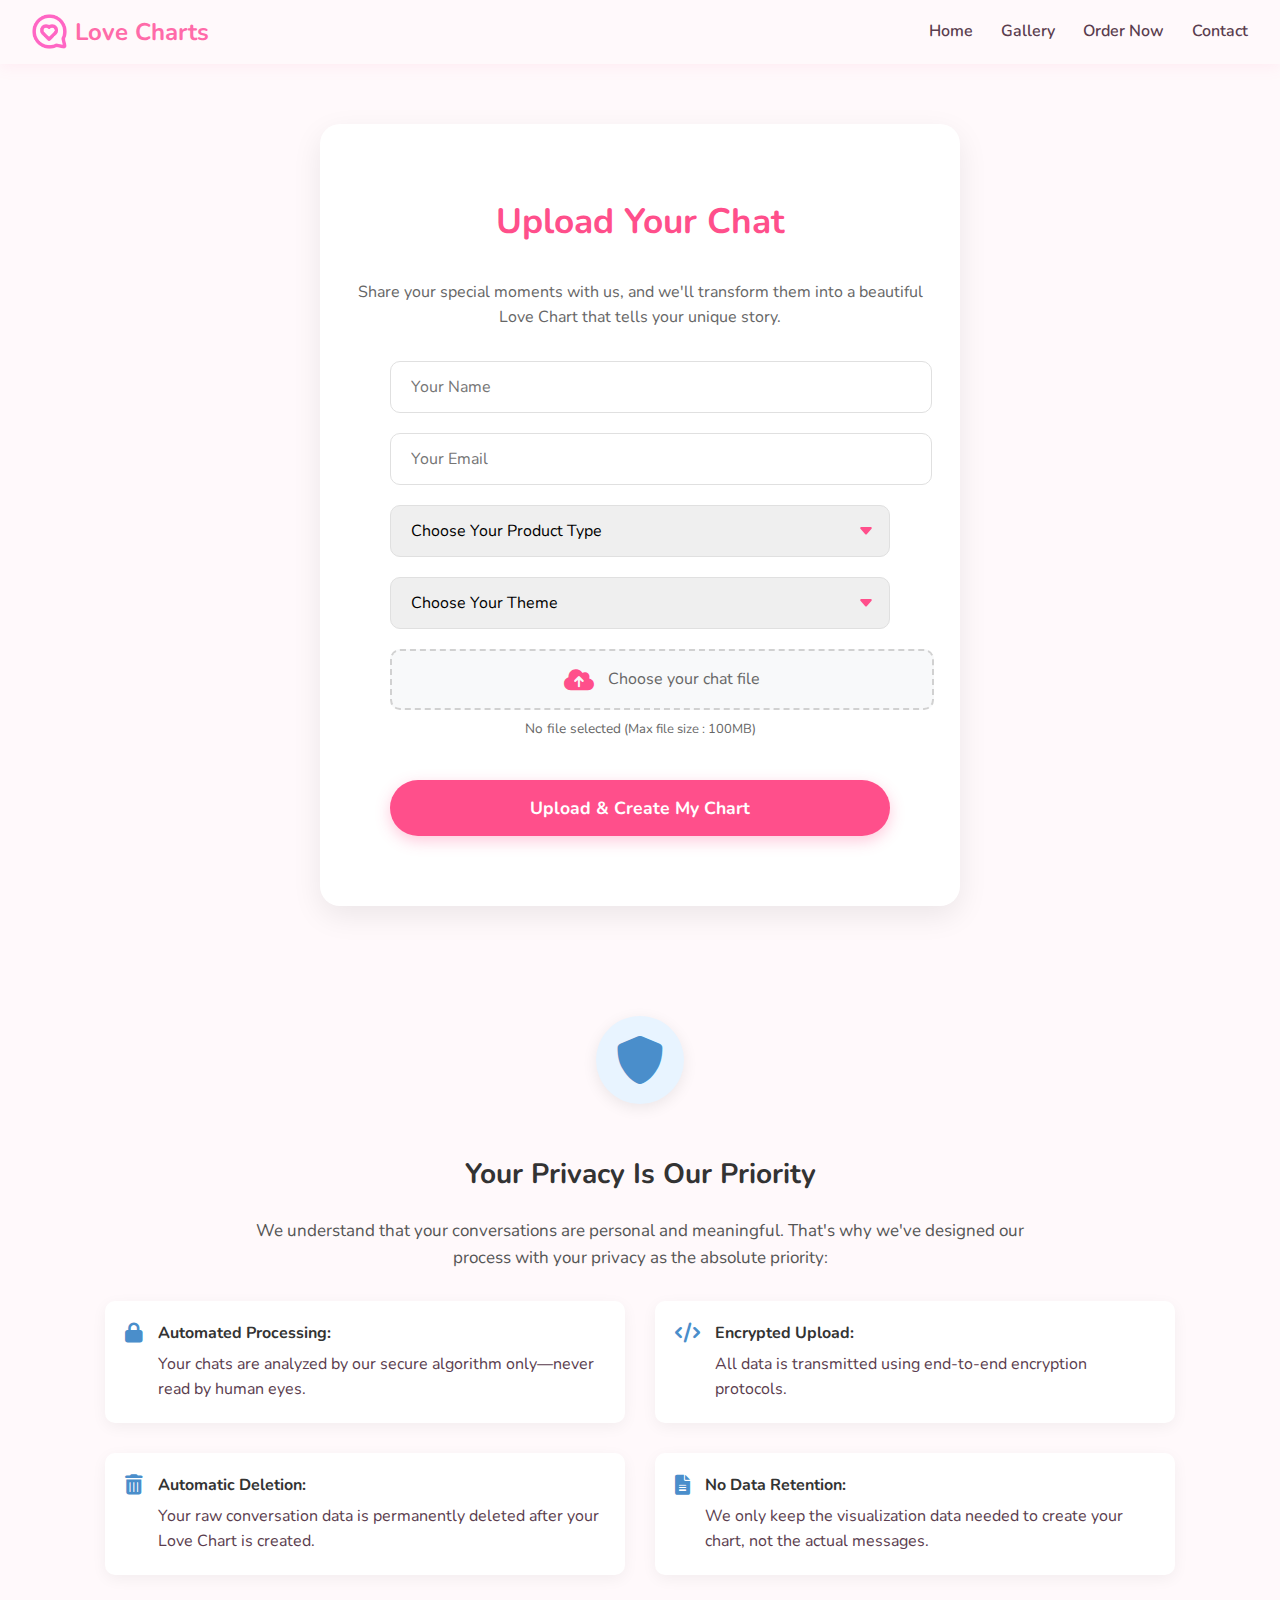
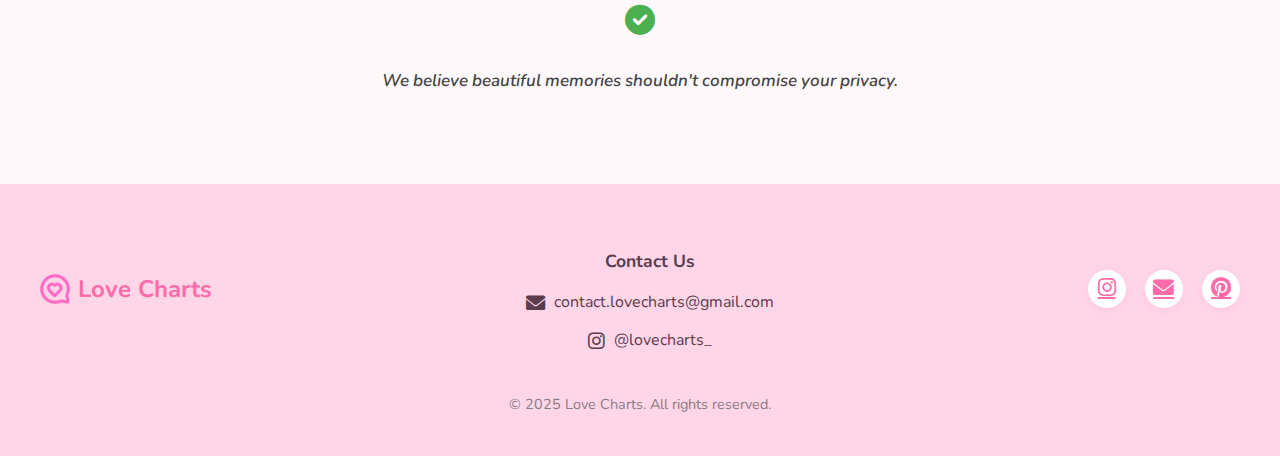
<file: upload/index.html>
<!DOCTYPE html>
<html lang="en">

<head>
    <meta charset="UTF-8">
    <meta name="viewport" content="width=device-width, initial-scale=1.0">
    <title>Love Charts – Upload Your Chat</title>

    <!-- SEO Meta Tags -->
    <meta name="description"
        content="Upload your WhatsApp or Instagram chat to turn it into a beautiful, personalized Love Chart. Perfect gift for your partner, best friend, or family.">
    <meta name="keywords"
        content="love charts, chat upload, chat posters, whatsapp chat gift, personalized chart, relationship gift, anniversary gift, custom poster">
    <meta name="author" content="Love Charts">
    <meta name="robots" content="index, follow">

    <!-- Open Graph for WhatsApp/Facebook -->
    <meta property="og:title" content="Love Charts – Upload Your Chat">
    <meta property="og:description"
        content="Turn your messages into something magical. Upload your chat now and get your personalized Love Chart.">
    <meta property="og:image" content="https://yourdomain.in/preview.jpg"> <!-- Replace with real image -->
    <meta property="og:url" content="https://yourdomain.in/upload"> <!-- Replace with actual page URL -->
    <meta property="og:type" content="website">

    <!-- Favicon -->
    <link rel="icon" type="image/png" sizes="16x16" href="../assests/images/logo/logo16.png">

    <!-- Fonts & Icons -->
    <link rel="stylesheet" href="https://cdnjs.cloudflare.com/ajax/libs/font-awesome/6.0.0-beta3/css/all.min.css">
    <link href="https://fonts.googleapis.com/css2?family=Nunito:wght@400;600;700&display=swap" rel="stylesheet">

    <!-- Stylesheets -->
    <link rel="stylesheet" href="../assests/css/style.css">
    <link rel="stylesheet" href="../assests/css/upload.css">
</head>

<body>
    <nav>
        <div class="logo">
            <img src="../assests/images/logomainWithoutText.png" alt="Love Charts Logo">
            <h1>Love Charts</h1>
        </div>
        <div class="hamburger" id="hamburger-menu">
            <span></span>
            <span></span>
            <span></span>
        </div>
        <div class="nav-links" id="nav-links">
            <a onclick="window.location.href='../'">Home</a>
            <a onclick="specialGoTo('gallery')">Gallery</a>
            <a onclick="specialGoTo('odernow')">Order Now</a>
            <a onclick="smoothScrollTo('footer')">Contact</a>
        </div>
    </nav>

    <div class="upload-container">
        <h2>Upload Your Chat</h2>
        <p>Share your special moments with us, and we'll transform them into a beautiful Love Chart that tells your
            unique story.</p>

        <form id="uploadForm">
            <input type="text" name="name" placeholder="Your Name" required>
            <input type="email" name="email" placeholder="Your Email" required>

            <select name="productType"required>
                <option value="">Choose Your Product Type</option>
                <option value="Digital">Digital</option>
                <option value="Instagram">Framed</option>
            </select>

            <select name="themeType" required>
                <option value="">Choose Your Theme</option>
                <option value="Azure Bloom">Azure Bloom</option>
                <option value="Linene Blue">Linene Blue</option>
                <option value="Rose Essence">Rose Essence</option>
                <option value="Linen Pink">Linen Pink</option>
            </select>

            <div class="file-upload-container">
                <label for="chat-file" class="file-upload-label">
                    <i class="fas fa-cloud-upload-alt"></i> Choose your chat file 
                </label>
                <input type="file" id="chat-file" name="file" required>
                <div class="file-name">No file selected<small style="font-size: small;"> (Max file size : 100MB)</small></div>
            </div>

            <button type="submit">Upload & Create My Chart</button>
        </form>

        <p id="status"></p>
    </div>



    <div class="data-privacy-section">
        <div class="privacy-container">
            <div class="privacy-icon">
                <i class="fas fa-shield-alt"></i>
            </div>
            <div class="privacy-content">
                <h3>Your Privacy Is Our Priority</h3>
                <p>We understand that your conversations are personal and meaningful. That's why we've designed our process with your privacy as the absolute priority:</p>
                <ul class="privacy-points">
                    <li>
                        <i class="fas fa-lock"></i>
                        <span><strong>Automated Processing:</strong> Your chats are analyzed by our secure algorithm only—never read by human eyes.</span>
                    </li>
                    <li>
                        <i class="fas fa-code"></i>
                        <span><strong>Encrypted Upload:</strong> All data is transmitted using end-to-end encryption protocols.</span>
                    </li>
                    <li>
                        <i class="fas fa-trash-alt"></i>
                        <span><strong>Automatic Deletion:</strong> Your raw conversation data is permanently deleted after your Love Chart is created.</span>
                    </li>
                    <li>
                        <i class="fas fa-file-alt"></i>
                        <span><strong>No Data Retention:</strong> We only keep the visualization data needed to create your chart, not the actual messages.</span>
                    </li>
                </ul>
                <div class="privacy-seal">
                    <i class="fas fa-check-circle"></i>
                    <p>We believe beautiful memories shouldn't compromise your privacy.</p>
                </div>
            </div>
        </div>
    </div>


    <footer id="footer">
        <div class="footer-content">
            <div class="logo">
                <img src="../assests/images/footerlogo.png" alt="Love Charts Logo">
                <h1>Love Charts</h1>
            </div>

            <div class="footer-sections">
                <div class="footer-section">
                    <h4>Contact Us</h4>
                    <div class="contact-info">
                        <a href="mailto:contact.lovecharts@gmail.com" target="_blank"  class="contact-item">
                            <i class="fas fa-envelope"></i> contact.lovecharts@gmail.com
                        </a>
                        <a href="https://instagram.com/lovecharts_" target="_blank" class="contact-item">
                            <i class="fab fa-instagram"></i> @lovecharts_
                        </a>
                    </div>
                </div>
            </div>

            <div class="social-icons">
                <a href="https://instagram.com/lovecharts_" target="_blank" aria-label="Instagram"><i
                        class="fab fa-instagram"></i></a>
                <a href="mailto:contact.lovecharts@gmail.com" target="_blank" aria-label="Email"><i class="fas fa-envelope"></i></a>
                <a href="https://pinterest.com" target="_blank" aria-label="Pinterest"><i
                        class="fab fa-pinterest"></i></a>
            </div>

            <p>Turn your conversations into beautiful memories that last forever.</p>
            <p class="copyright">&copy; 2025 Love Charts. All rights reserved.</p>
        </div>
    </footer>

    <script src="../assests/js/upload.js"></script>
</body>

</html>
</file>
<file: assests/css/style.css>
:root {
    --pink-light: #ffd6e7;
    --pink-medium: #ff9ec6;
    --pink-dark: #ff6ba9;
    --blue-light: #d6f0ff;
    --blue-medium: #9ed4ff;
    --blue-dark: #6bb9ff;
    --text-dark: #5a3d4e;
    --text-light: #8a7b83;
    --white: #fff9fb;
}

html {
    scroll-behavior: smooth !important;
}

body {
    margin: 0;
    font-family: 'Nunito', 'Segoe UI', Tahoma, Geneva, Verdana, sans-serif;
    color: var(--text-dark);
    line-height: 1.6;
    background-color: var(--white);
}

nav {
    background-color: var(--white);
    padding: 1em 2em;
    display: flex;
    justify-content: space-between;
    align-items: center;
    box-shadow: 0 2px 15px rgba(255, 105, 169, 0.1);
    /* position: sticky; */
    top: 0;
    z-index: 100;
    position: sticky;
    top: 0;
    z-index: 100;
    padding: 0.8em 2em;
    box-shadow: 0 2px 15px rgba(255, 105, 169, 0.1);
}

.logo {
    display: flex;
    align-items: center;
}

.logo img {
    width: 35px;
    margin-right: 8px;
}

nav h1 {
    margin: 0;
    color: var(--pink-dark);
    font-size: 1.5em;
    font-weight: 700;
}

nav a {
    color: var(--text-dark);
    text-decoration: none;
    margin-left: 1.5em;
    font-weight: 600;
    transition: all 0.3s;
    position: relative;
    cursor: pointer;
}

nav a:hover {
    color: var(--pink-dark);
}

nav a:hover::after {
    content: '';
    position: absolute;
    bottom: -5px;
    left: 0;
    width: 100%;
    height: 2px;
    background-color: var(--pink-medium);
    border-radius: 2px;
}

.cta-button {
    background: linear-gradient(45deg, var(--pink-medium), var(--pink-dark));
    color: white;
    padding: 0.6em 1.2em;
    border-radius: 25px;
    font-weight: bold;
    border: none;
    cursor: pointer;
    transition: all 0.3s;
    box-shadow: 0 4px 10px rgba(255, 105, 169, 0.3);
}

.cta-button:hover {
    transform: translateY(-2px);
    box-shadow: 0 6px 15px rgba(255, 105, 169, 0.4);
}

header {
    text-align: center;
    padding: 6em 2em 4em;
    background: linear-gradient(135deg, var(--pink-light), var(--blue-light));
    position: relative;
    overflow: hidden;
}

header::before {
    content: '';
    position: absolute;
    top: -50px;
    right: -50px;
    width: 200px;
    height: 200px;
    background-color: rgba(255, 255, 255, 0.2);
    border-radius: 50%;
}

header::after {
    content: '';
    position: absolute;
    bottom: -80px;
    left: -80px;
    width: 250px;
    height: 250px;
    background-color: rgba(255, 255, 255, 0.15);
    border-radius: 50%;
}

header h2 {
    font-size: 2.8em;
    margin-bottom: 0.5em;
    color: var(--text-dark);
    position: relative;
    z-index: 1;
}

header p {
    font-size: 1.2em;
    max-width: 700px;
    margin: 0 auto 2em;
    color: var(--text-dark);
    position: relative;
    z-index: 1;
}

.upload-section {
    background: white;
    padding: 2.5em;
    text-align: center;
    margin: 2em auto;
    border-radius: 20px;
    max-width: 600px;
    box-shadow: 0 10px 30px rgba(255, 150, 200, 0.1);
    position: relative;
    overflow: hidden;
    border: 1px solid rgba(255, 182, 193, 0.3);
}

.upload-section::before {
    content: '';
    position: absolute;
    top: 0;
    left: 0;
    width: 100%;
    height: 5px;
    background: linear-gradient(90deg, var(--pink-medium), var(--blue-medium));
}

.upload-section h3 {
    font-size: 1.8em;
    margin-bottom: 1em;
    color: var(--text-dark);
}

.upload-instructions {
    margin-bottom: 1.5em;
    color: var(--text-light);
}

.upload-box {
    border: 2px dashed var(--pink-medium);
    border-radius: 15px;
    padding: 2em;
    margin: 1em auto;
    background-color: var(--white);
    transition: all 0.3s;
    cursor: pointer;
    position: relative;
}

.upload-box:hover {
    border-color: var(--blue-medium);
    background-color: var(--blue-light);
    transform: translateY(-3px);
}

.upload-box i {
    font-size: 3em;
    color: var(--pink-medium);
    margin-bottom: 0.5em;
    display: block;
    transition: all 0.3s;
}

.upload-box:hover i {
    color: var(--blue-medium);
}

.section {
    padding: 4em 2em;
    text-align: center;
}

.section h3 {
    font-size: 2.2em;
    margin-bottom: 1em;
    color: var(--text-dark);
    position: relative;
    display: inline-block;
}

.section h3::after {
    content: '';
    position: absolute;
    bottom: -10px;
    left: 50%;
    transform: translateX(-50%);
    width: 50px;
    height: 3px;
    background: linear-gradient(90deg, var(--pink-medium), var(--blue-medium));
    border-radius: 3px;
}

.features {
    display: flex;
    justify-content: center;
    flex-wrap: wrap;
    gap: 2em;
    max-width: 1200px;
    margin: 0 auto;
}

.feature-card {
    flex: 1;
    min-width: 250px;
    max-width: 350px;
    background: white;
    border-radius: 15px;
    padding: 2em;
    box-shadow: 0 8px 20px rgba(255, 150, 200, 0.1);
    transition: all 0.3s;
    border: 1px solid rgba(255, 182, 193, 0.2);
}

.feature-card:hover {
    transform: translateY(-10px);
    box-shadow: 0 15px 30px rgba(255, 150, 200, 0.15);
    background-color: rgb(255, 255, 255);
    background-color: rgb(255, 229, 247);
}

.feature-card i {
    font-size: 2.5em;
    margin-bottom: 0.5em;
    background: linear-gradient(45deg, var(--pink-medium), var(--blue-medium));
    -webkit-background-clip: text;
    background-clip: text;
    color: transparent;
}

.feature-card h4 {
    font-size: 1.3em;
    margin-bottom: 0.5em;
    color: var(--text-dark);
}

.feature-card p {
    color: var(--text-light);
}

/* Carousel styles - fixed for the 83:117 aspect ratio */
.theme-section {
    padding: 4em 2em;
    text-align: center;
    background-color: var(--white);
}

.theme-intro {
    max-width: 700px;
    margin: 0 auto 2em;
    color: var(--text-light);
}

/* Updated Carousel styles */
.carousel-container {
    position: relative;
    /* max-width: 350px; */
    /* max-width: 70%; */
    /* Adjusted to fit one image */
    margin: 2em auto;
    background:transparent;
    border-radius: 15px;
    /* box-shadow: 0 10px 30px rgba(255, 150, 200, 0.2); */
    padding: 15px;
    /* height: 450px; */
    /* Slightly taller to accommodate caption */
    /* overflow: hidden; */
}

.carousel-wrapper {
    display: flex;
    transition: transform 0.3s ease-in-out;
    height: 100%;
}

.carousel-item {
    min-width: 100%;
    display: none;
    /* Hide all items by default */
    justify-content: center;
    align-items: center;
    padding: 10px;
    box-sizing: border-box;
    /* background-color: red; */
}

.carousel-item.active {
    display: flex;
    /* Only show active item */
}

.carousel-item img {
    /* height: 400px; */
    /* width: 283px; */
    width: 40%;
    /* A4 aspect ratio (1:1.4142) */
    aspect-ratio: 1/1.4121;
    border-radius: 10px;
    /* box-shadow: 0 5px 15px rgba(0, 0, 0, 0.1); */
    object-fit: cover;
    box-shadow: 0 10px 50px rgba(255, 150, 200, 0.2);
}

.carousel-buttons {
    position: absolute;
    top: 50%;
    width: 50%;
    display: flex;
    left: 25%;
    justify-content: space-between;
    transform: translateY(-50%);
    padding: 0 10px;
    z-index: 10;
    box-sizing: border-box;
    /* background-color: red; */
}



.carousel-button {
    background-color: rgba(255, 255, 255, 0.7);
    border: none;
    border-radius: 50%;
    width: 40px;
    height: 40px;
    display: flex;
    align-items: center;
    justify-content: center;
    cursor: pointer;
    transition: all 0.3s;
    box-shadow: 0 2px 5px rgba(0, 0, 0, 0.1);
}

.carousel-button:hover {
    background-color: rgba(255, 255, 255, 0.9);
    transform: scale(1.1);
}

.carousel-button i {
    font-size: 1.2em;
    color: var(--text-dark);
}

/* Image caption styles */
.image-caption {
    /* margin-top: 10px; */
    font-size: 1.2em;
    font-weight: 800;
    font-size: 2.5rem;
    color: var(--text-dark);
}

.parallax {
    background-attachment: fixed;
    background-position: center;
    background-repeat: no-repeat;
    background-size: cover;
}

/* Improved footer styles */
footer {
    background-color: var(--pink-light);
    padding: 1.5em;
    text-align: center;
    margin-top: 2em;
}

.footer-content {
    max-width: 1200px;
    margin: 0 auto;
    display: flex;
    flex-direction: column;
    align-items: center;
}

footer .logo {
    margin-bottom: 0.8em;
}

footer .logo img {
    width: 30px;
    margin-right: 8px;
}

footer h1 {
    color: var(--pink-dark);
    font-size: 1.5em;
    font-weight: 700;
    margin: 0;
}

.footer-sections {
    display: flex;
    flex-wrap: wrap;
    justify-content: center;
    gap: 2em;
    width: 100%;
    margin: 1em 0;
}

.footer-section {
    flex: 1;
    min-width: 200px;
    max-width: 300px;
}

.footer-section h4 {
    color: var(--text-dark);
    margin-bottom: 0.8em;
    font-size: 1.1em;
}

.contact-info {
    display: flex;
    flex-direction: column;
    align-items: center;
    gap: 0.8em;
}

.contact-item {
    display: flex;
    align-items: center;
    color: var(--text-dark);
    text-decoration: none;
    transition: color 0.3s;
}

.contact-item:hover {
    color: var(--pink-dark);
}

.contact-item i {
    margin-right: 0.5em;
    font-size: 1.2em;
}

.social-icons {
    margin: 0.8em 0;
    display: flex;
    justify-content: center;
    gap: 1.2em;
}

.social-icons a {
    display: inline-flex;
    align-items: center;
    justify-content: center;
    color: var(--pink-dark);
    font-size: 1.3em;
    width: 38px;
    height: 38px;
    border-radius: 50%;
    background-color: white;
    transition: all 0.3s;
    box-shadow: 0 2px 8px rgba(255, 150, 200, 0.2);
}

.social-icons a:hover {
    transform: translateY(-3px);
    background-color: var(--pink-dark);
    color: white;
    box-shadow: 0 4px 12px rgba(255, 150, 200, 0.3);
}

.copyright {
    margin-top: 0.8em;
    font-size: 0.9em;
    color: var(--text-light);
}
/* Platform icons in header */
.platform-icons {
    display: flex;
    justify-content: center;
    gap: 20px;
    margin-bottom: 2em;
}

.platform-icon {
    display: flex;
    align-items: center;
    background-color: white;
    padding: 8px 15px;
    border-radius: 20px;
    box-shadow: 0 4px 10px rgba(0, 0, 0, 0.1);
}

.platform-icon i {
    font-size: 1.5em;
    margin-right: 8px;
}

.platform-icon span {
    font-weight: 600;
}

.whatsapp i {
    color: #25D366;
}

.instagram i {
    color: #E1306C;
}

.telegram i {
    color: #0088cc;
    opacity: 0.5;
}

.coming-soon {
    font-size: 0.7em;
    background-color: var(--pink-medium);
    color: white;
    padding: 2px 6px;
    border-radius: 10px;
    margin-left: 5px;
}

/* Process section */
.process-steps {
    display: flex;
    justify-content: center;
    flex-wrap: wrap;
    gap: 2em;
    max-width: 1200px;
    margin: 2em auto;
}

.process-step {
    flex: 1;
    min-width: 200px;
    max-width: 250px;
    text-align: center;
    position: relative;
}

.process-step:not(:last-child)::after {
    content: '';
    position: absolute;
    top: 40px;
    right: -30px;
    width: 60px;
    height: 2px;
    background: linear-gradient(90deg, var(--pink-medium), var(--blue-medium));
}

.step-number {
    display: flex;
    justify-content: center;
    align-items: center;
    width: 60px;
    height: 60px;
    border-radius: 50%;
    background: linear-gradient(45deg, var(--pink-medium), var(--blue-medium));
    color: white;
    font-size: 1.5em;
    font-weight: bold;
    margin: 0 auto 1em;
}

.process-step h4 {
    color: var(--text-dark);
    margin-bottom: 0.5em;
}

.process-step p {
    color: var(--text-light);
    font-size: 0.9em;
}

/* Testimonials */
.testimonials {
    background-color: var(--blue-light);
    padding: 4em 2em;
    text-align: center;
    margin-top: 3em;
}

.testimonial-cards {
    display: flex;
    justify-content: center;
    flex-wrap: wrap;
    gap: 2em;
    max-width: 1200px;
    margin: 0 auto;
}

.testimonial-card {
    flex: 1;
    min-width: 300px;
    max-width: 400px;
    background: white;
    border-radius: 15px;
    padding: 2em;
    box-shadow: 0 8px 20px rgba(255, 150, 200, 0.1);
    text-align: left;
    position: relative;
}

.testimonial-card::before {
    content: '"';
    position: absolute;
    top: 10px;
    left: 20px;
    font-size: 5em;
    color: var(--pink-light);
    font-family: serif;
    line-height: 0.5;
}

.testimonial-text {
    margin-bottom: 1.5em;
    font-style: italic;
    z-index: 1;
    position: relative;
}

.testimonial-author {
    display: flex;
    align-items: center;
}

.author-avatar {
    width: 50px;
    height: 50px;
    border-radius: 50%;
    margin-right: 15px;
    object-fit: cover;
}

.author-info h5 {
    margin: 0;
    color: var(--text-dark);
}

.author-info p {
    margin: 0;
    color: var(--text-light);
    font-size: 0.9em;
}

/* New styles for the Chat Data Export Guide section */
.export-guide-section {
    background-color: var(--white);
    padding: 4em 2em;
    text-align: center;
}

.selector-container {
    max-width: 700px;
    margin: 2em auto;
    display: flex;
    flex-wrap: wrap;
    justify-content: center;
    gap: 1em;
}

.selector-group {
    display: flex;
    flex-direction: column;
    align-items: center;
    width: 100%;
    max-width: 450px;
    margin-bottom: 1.5em;
}

.selector-label {
    font-weight: 600;
    margin-bottom: 0.5em;
    font-size: 1.1em;
    color: var(--text-dark);
}

.selector-options {
    display: flex;
    background-color: white;
    border-radius: 30px;
    padding: 6px;
    box-shadow: 0 4px 12px rgba(255, 150, 200, 0.15);
    width: 100%;
}

.selector-option {
    flex: 1;
    cursor: pointer;
    padding: 10px 0;
    text-align: center;
    border-radius: 24px;
    transition: all 0.3s ease;
    position: relative;
    overflow: hidden;
}

.selector-option.active {
    background: linear-gradient(45deg, var(--pink-medium), var(--blue-medium));
    color: white;
    font-weight: 600;
    box-shadow: 0 2px 8px rgba(255, 150, 200, 0.2);
}

.selector-option:not(.active) {
    color: var(--text-light);
}

.selector-option:hover:not(.active) {
    background-color: var(--pink-light);
    color: var(--text-dark);
}

.instructions-container {
    background-color: white;
    border-radius: 15px;
    padding: 2em;
    max-width: 700px;
    margin: 1em auto;
    box-shadow: 0 8px 20px rgba(255, 150, 200, 0.1);
    text-align: left;
    min-height: 300px;
}

.instruction-set {
    display: none;
}

.instruction-set.active {
    display: block;
    animation: fadeIn 0.5s ease-in-out;
}

@keyframes fadeIn {
    from {
        opacity: 0;
        transform: translateY(10px);
    }

    to {
        opacity: 1;
        transform: translateY(0);
    }
}

.instruction-step {
    margin-bottom: 1.5em;
    position: relative;
    padding-left: 30px;
}

.instruction-step::before {
    content: counter(step-counter);
    counter-increment: step-counter;
    position: absolute;
    left: 0;
    top: 0;
    width: 24px;
    height: 24px;
    background-color: var(--pink-medium);
    color: white;
    border-radius: 50%;
    display: flex;
    align-items: center;
    justify-content: center;
    font-size: 0.8em;
    font-weight: bold;
}

.instruction-step h4 {
    margin-top: 0;
    margin-bottom: 0.5em;
    color: var(--text-dark);
}

.instruction-step p {
    margin: 0;
    color: var(--text-light);
}

.instruction-note {
    margin-top: 1.5em;
    padding: 1em;
    background-color: var(--blue-light);
    border-radius: 10px;
    font-style: italic;
    color: var(--text-dark);
}

/* Selector Section Styles */
.selector-section {
    padding: 4em 2em;
    padding-top: 0 !important;
    text-align: center;
    background-color: var(--white);
}

.selector-item {
    flex: 1;
    min-width: 200px;
    max-width: 250px;
    padding: 1.5em;
    border-radius: 15px;
    background-color: white;
    box-shadow: 0 5px 15px rgba(255, 150, 200, 0.1);
    transition: all 0.3s;
    cursor: pointer;
    margin: 0.5em;
}

.selector-item.active {
    background: linear-gradient(45deg, var(--pink-medium), var(--blue-medium));
    color: white;
    transform: translateY(-5px);
    box-shadow: 0 10px 20px rgba(255, 150, 200, 0.2);
}

.selector-item.active .selector-icon i {
    color: white;
}

.selector-item.active .selector-title {
    color: white;
}

.selector-item.active p {
    color: rgba(255, 255, 255, 0.9);
}

.selector-icon i {
    font-size: 2em;
    margin-bottom: 0.5em;
    color: var(--pink-medium);
}

.selector-title {
    font-size: 1.2em;
    font-weight: 600;
    margin-bottom: 0.5em;
    color: var(--text-dark);
}

.selector-item p {
    color: var(--text-light);
    font-size: 0.9em;
}

/* Product Details Section */
.product-details-section {
    /* padding: 4em 2em; */
    padding-left: 2em;
    padding-right: 2em;
    padding-bottom: 2em;
    padding-top: 0 !important;
    text-align: center;
    background-color: var(--white);
}

.product-container {
    display: flex;
    flex-wrap: wrap;
    justify-content: center;
    gap: 2em;
    max-width: 1000px;
    margin: 2em auto;
}

.product-image {
    flex: 1;
    min-width: 400px !important;
    /* max-width: 400px; */
    aspect-ratio: 1/1.4142 !important;
}

.product-image img {
    width: 100%;
    height: auto;
    border-radius: 15px;
    box-shadow: 0 10px 30px rgba(255, 150, 200, 0.2);
}

.product-info {
    flex: 1;
    min-width: 300px;
    max-width: 500px;
    text-align: left;
    padding: 1em;
}

.product-selectors {
    margin-bottom: 2em;
}

.selector-buttons {
    display: flex;
    flex-wrap: wrap;
    gap: 0.5em;
    margin-bottom: 1.5em;
}

.selector-btn {
    padding: 0.8em 1.2em;
    border: none;
    border-radius: 25px;
    background-color: var(--white);
    color: var(--text-dark);
    font-weight: 600;
    cursor: pointer;
    transition: all 0.3s;
    box-shadow: 0 2px 8px rgba(255, 150, 200, 0.1);
}

.selector-btn.active {
    background: linear-gradient(45deg, var(--pink-medium), var(--blue-medium));
    color: white;
}

.selector-btn:hover:not(.active) {
    background-color: var(--pink-light);
}

.product-price {
    font-size: 2em;
    font-weight: 700;
    color: var(--pink-dark);
    margin: 1em 0;
}

.order-button {
    display: inline-block;
    background: linear-gradient(45deg, var(--pink-medium), var(--pink-dark));
    color: white;
    padding: 1em 2em;
    border-radius: 30px;
    font-weight: bold;
    text-decoration: none;
    transition: all 0.3s;
    box-shadow: 0 4px 15px rgba(255, 105, 169, 0.3);
}

.order-button:hover {
    transform: translateY(-3px);
    box-shadow: 0 8px 20px rgba(255, 105, 169, 0.4);
}

/* Mobile Navigation */
.hamburger {
    display: none;
    cursor: pointer;
    flex-direction: column;
    justify-content: space-between;
    width: 30px;
    height: 21px;
}

.hamburger span {
    display: block;
    height: 3px;
    width: 100%;
    background-color: var(--pink-dark);
    border-radius: 3px;
    transition: all 0.3s;
}

.hamburger.active span:nth-child(1) {
    transform: translateY(9px) rotate(45deg);
}

.hamburger.active span:nth-child(2) {
    opacity: 0;
}

.hamburger.active span:nth-child(3) {
    transform: translateY(-9px) rotate(-45deg);
}




/* Mobile Optimizations for Love Charts */

/* Base Mobile Fixes */
@media (max-width: 768px) {
    /* Global Mobile Fixes */
    body {
        overflow-x: hidden !important;
        width: 100% !important;
        margin: 0 !important;
        padding: 0 !important;
        background-color: var(--white) !important;
    }
    
    /* Reset previous debugging styles */
    html {
        padding: 0 !important;
        margin: 0 !important;
    }

    /* Typography Adjustments */
    h2 {
        font-size: 1.8rem !important;
        padding: 0 10px;
    }
    
    h3 {
        font-size: 1.6rem !important;
        margin-bottom: 0.7em !important;
    }
    
    h4 {
        font-size: 1.2rem !important;
    }
    
    p {
        font-size: 0.95rem !important;
        padding: 0 15px;
    }

    /* Navigation Improvements */
    nav {
        padding: 0.8em 1.2em !important;
        margin: 0 !important;
        width: 100% !important;
        box-sizing: border-box;
        position: relative;
        display: flex;
        justify-content: space-between;
        align-items: center;
        background-color: var(--white) !important;
    }
    
    .logo {
        z-index: 101;
    }
    
    .logo img {
        width: 30px !important;
    }
    
    .logo h1 {
        font-size: 1.3rem !important;
    }
    
    .hamburger {
        z-index: 101;
        top: 50% !important;
        transform: translateY(-50%);
        right: 1.2em !important;
    }
    
    .nav-links {
        position: fixed;
        top: 0;
        left: 0;
        right: 0;
        bottom: 0;
        background-color: var(--white);
        z-index: 100;
        height: 100vh;
        display: flex;
        flex-direction: column;
        justify-content: center;
        align-items: center;
        transform: translateX(100%);
        transition: transform 0.3s ease-in-out;
    }
    
    .nav-links.active {
        transform: translateX(0);
    }
    
    .nav-links a {
        margin: 1em 0 !important;
        font-size: 1.2rem;
        display: block;

    }

    /* Header Improvements */
    header {
        padding: 3em 1em 2.5em !important;
    }
    
    header h2 {
        font-size: 1.8rem !important;
        margin-top: 0;
    }
    
    header p {
        font-size: 1rem !important;
        padding: 0 10px;
        margin-bottom: 1.5em;
    }
    
    .platform-icons {
        flex-direction: column;
        align-items: center;
        gap: 10px !important;
    }
    
    .platform-icon {
        width: 200px !important;
        max-width: 80%;
        justify-content: center;
        margin-bottom: 0.5em;
    }
    
    .cta-button {
        margin-top: 1em;
        padding: 0.7em 1.5em !important;
        font-size: 1rem !important;
    }

    /* Section Layout Fixes */
    .section, 
    .selector-section, 
    .export-guide-section,
    .product-details-section,
    .theme-section {
        padding: 2em 1em !important;
        width: 100% !important;
        box-sizing: border-box;
        overflow: visible !important;
    }
    
    .theme-section {
        padding-bottom: 1em !important;
    }
    
    .section h3,
    .export-guide-section h3,
    .product-details-section h3,
    .theme-section h3 {
        padding: 0 10px;
        margin-bottom: 1em !important;
    }

    /* Feature Cards Adjustments */
    .features {
        gap: 1em !important;
        padding: 0 10px;
    }
    
    .feature-card {
        min-width: 100% !important;
        max-width: 100% !important;
        padding: 1.5em !important;
        margin-bottom: 1em;
        box-sizing: border-box;
    }

    /* Carousel Improvements */
    .carousel-container {
        height: auto !important;
        max-width: 100% !important;
        padding: 0 !important;
        margin: 1em auto !important;
    }
    
    .carousel-wrapper {
        width: 100% !important;
    }
    
    .carousel-item {
        padding: 0 !important;
        justify-content: center !important;
    }
    
    .carousel-item img {
        width: 220px !important;
        height: auto !important;
        aspect-ratio: 1/1.4142 !important;
    }
    
    .image-caption {
        font-size: 1.8rem !important;
        margin-top: 0.5em;
    }
    
    .carousel-buttons {
        width: 100% !important;
        left: 0 !important;
        padding: 0 10px !important;
        box-sizing: border-box;
    }
    
    /* Selector & Instruction Improvements */
    .selector-container {
        padding: 0 10px;
    }
    
    .selector-options {
        width: 100%;
    }
    
    .selector-option {
        padding: 8px 0 !important;
        font-size: 0.9rem !important;
    }
    
    .instructions-container {
        padding: 1.5em !important;
        border-radius: 10px;
        margin: 1em 10px !important;
        width: auto !important;
    }
    
    .instruction-step {
        padding-left: 25px !important;
    }
    
    .instruction-step::before {
        width: 20px !important;
        height: 20px !important;
    }
    
    .instruction-step h4 {
        font-size: 1rem !important;
        margin-bottom: 0.3em !important;
    }
    
    .instruction-step p {
        font-size: 0.9rem !important;
        padding: 0 !important;
    }
    
    .instruction-note p {
        font-size: 0.85rem !important;
        padding: 0 !important;
    }

    /* Product Details */
    .product-container {
        flex-direction: column !important;
        gap: 1em !important;
        margin: 1em auto !important;
    }
    
    .product-image {
        min-width: unset !important;
        max-width: 280px !important;
        margin: 0 auto !important;
    }
    
    .product-info {
        min-width: 100% !important;
        padding: 0.5em !important;
        text-align: center !important;
    }
    
    .product-selectors {
        margin-bottom: 1em !important;
    }
    
    .selector-buttons {
        justify-content: center !important;
        gap: 0.5em !important;
    }
    
    .selector-btn {
        padding: 0.6em 1em !important;
        font-size: 0.9rem !important;
    }
    
    .product-price {
        font-size: 1.8rem !important;
        margin: 0.7em 0 !important;
    }
    
    .order-button {
        padding: 0.8em 1.8em !important;
        font-size: 1rem !important;
    }

    /* Footer Adjustments */
    footer {
        padding: 1.5em 1em !important;
    }
    
    .social-icons {
        margin: 0.8em 0 !important;
    }
    
    .social-icons a {
        margin: 0 8px !important;
    }

    /* Improved mobile footer */
    footer {
        padding: 1.5em 1em !important;
        text-align: center;
    }
    
    .footer-sections {
        flex-direction: column;
        align-items: center;
        gap: 1.5em;
    }
    
    .footer-section {
        width: 100%;
        max-width: 100%;
        min-width: auto;
    }
    
    .contact-info {
        padding: 0 1em;
    }
    
    .social-icons {
        gap: 1em;
    }
    
    /* Make instruction containers wider on mobile */
    .instructions-container {
        max-width: calc(100% - 20px) !important;
        margin: 1em auto !important;
        padding: 1.5em !important;
        box-sizing: border-box;
    }
    
    /* Improve carousel display on mobile */
    .carousel-container {
        width: 100% !important;
        max-width: 100% !important; 
    }
    
    .carousel-item img {
        width: 70% !important;
        max-width: 220px !important;
    }
    
    /* Fixed parallax issues on mobile */
    .parallax {
        background-attachment: scroll; /* Change to scroll on mobile for better performance */
    }
    
    /* Make all section content cover full width on mobile */
    .section, 
    .selector-section, 
    .export-guide-section,
    .product-details-section,
    .theme-section {
        width: 100% !important;
        padding: 2em 0.5em !important;
        box-sizing: border-box;
    }
    
    .section > h3,
    .selector-section > h3,
    .export-guide-section > h3,
    .product-details-section > h3,
    .theme-section > h3 {
        padding: 0 !important;
        margin-bottom: 1em !important;
    }
    
    .theme-intro,
    .section p {
        padding: 0 0.8em !important;
        margin-left: auto !important;
        margin-right: auto !important;
    }
    
    /* Ensure feature cards use full width */
    .feature-card {
        min-width: calc(100% - 20px) !important;
        max-width: 100% !important;
        margin: 0 10px 1em 10px;
    }

}

/* Extra Small Devices */
@media (max-width: 480px) {
    /* Typography adjustments */
    h2 {
        font-size: 1.6rem !important;
    }
    
    h3 {
        font-size: 1.4rem !important;
    }
    
    /* Carousel adjustments */
    .carousel-item img {
        width: 180px !important;
    }
    
    .image-caption {
        font-size: 1.5rem !important;
    }
    
    /* Button size adjustments */
    .selector-btn {
        width: auto !important;
        min-width: 100px;
    }
    
    /* Product selector adjustments */
    .selector-buttons {
        flex-direction: row !important;
        flex-wrap: wrap !important;
    }

    .carousel-item img {
        width: 90% !important;
        max-width: 180px !important;
    }
    
    /* Better button spacing */
    .selector-btn {
        margin: 0.3em;
    }
}


/* Add captivating scroll animations */
.scroll-reveal {
    opacity: 0;
    transform: translateY(40px);
    transition: all 0.8s cubic-bezier(0.5, 0, 0.3, 1);
}

.scroll-reveal.active {
    opacity: 1;
    transform: translateY(0);
}

/* Staggered reveal for feature cards */
.feature-card {
    transition-delay: 0.1s;
}

.feature-card:nth-child(2) {
    transition-delay: 0.2s;
}

.feature-card:nth-child(3) {
    transition-delay: 0.3s;
}

/* Parallax effect for header */
header {
    position: relative;
    overflow: hidden;
}

.parallax-layer {
    position: absolute;
    top: 0;
    left: 0;
    width: 100%;
    height: 100%;
    z-index: 0;
}

.parallax-layer-1 {
    background: radial-gradient(circle at 20% 50%, var(--pink-light) 0%, transparent 50%);
    transform: translateZ(-1px) scale(2);
}

.parallax-layer-2 {
    background: radial-gradient(circle at 80% 80%, var(--blue-light) 0%, transparent 60%);
    transform: translateZ(-2px) scale(3);
}

.parallax-content {
    position: relative;
    z-index: 1;
    transform-style: preserve-3d;
    transform: translateZ(0);
}

/* Modern floating animation for images */
@keyframes float {
    0% {
        transform: translateY(0px);
    }
    50% {
        transform: translateY(-15px);
    }
    100% {
        transform: translateY(0px);
    }
}

.carousel-item.active img {
    animation: float 6s ease-in-out infinite;
}

/* Add a cool gradient overlay effect that moves on scroll */
.section::before {
    content: '';
    position: absolute;
    top: 0;
    left: 0;
    right: 0;
    height: 100%;
    background: linear-gradient(135deg, 
                rgba(255, 214, 231, 0.2) 0%, 
                rgba(214, 240, 255, 0) 50%,
                rgba(214, 240, 255, 0.2) 100%);
    background-size: 200% 200%;
    pointer-events: none;
    z-index: 0;
}

/* Gradient animation for sections */
@keyframes gradientMove {
    0% {
        background-position: 0% 50%;
    }
    50% {
        background-position: 100% 50%;
    }
    100% {
        background-position: 0% 50%;
    }
}

.section::before {
    animation: gradientMove 15s ease infinite;
}

/* Smooth 3D card tilt effect */
.feature-card, .carousel-item img, .product-image img {
    transition: transform 0.3s ease;
    transform-style: preserve-3d;
}


/* Apply subtle hover effects only on desktop */
@media (min-width: 769px) {
    .feature-card:hover, .carousel-item img:hover, .product-image img:hover {
        transform: perspective(1000px) rotateX(2deg) rotateY(5deg);
        box-shadow: 0 20px 30px rgba(255, 150, 200, 0.2);
    }
    footer .footer-content {
        display: grid;
        grid-template-columns: auto 1fr auto;
        align-items: center;
        gap: 2em;
        padding: 1em 0;
    }
    
    footer .social-icons {
        grid-row: 1;
        grid-column: 3;
        margin: 0;
    }
    
    footer .logo {
        grid-row: 1;
        grid-column: 1;
        margin: 0;
    }
    
    footer .footer-sections {
        grid-row: 1;
        grid-column: 2;
        margin: 0;
        justify-content: center;
    }
    
    footer p:not(.copyright) {
        display: none;
    }
    
    footer .copyright {
        grid-row: 2;
        grid-column: 1 / span 3;
        margin-top: 0.5em;
        margin-bottom: 0;
    }
}

html,body{
    overflow-x:hidden !important;
}




/* Data Privacy Section Styles */
.data-privacy-section {
    background-color: var(--white);
    padding: 50px 20px;
    margin: 40px 0;
    position: relative;
    overflow: hidden;
}



.privacy-container {
    max-width: 1200px;
    margin: 0 auto;
    display: flex;
    flex-direction: column;
    align-items: center;
    text-align: center;
}

.privacy-icon {
    margin-bottom: 20px;
}

.privacy-icon i {
    font-size: 48px;
    color: #4a8ecb;
    padding: 20px;
    border-radius: 50%;
    background-color: #e8f4ff;
    box-shadow: 0 4px 15px rgba(0, 0, 0, 0.08);
}

.privacy-content h3 {
    margin-bottom: 20px;
    font-size: 28px;
    color: #333;
    font-weight: 700;
}

.privacy-content p {
    margin-bottom: 25px;
    max-width: 800px;
    margin-left: auto;
    margin-right: auto;
    font-size: 17px;
    line-height: 1.6;
    color: #555;
}

.privacy-points {
    list-style: none;
    padding: 0;
    margin: 30px 0;
    display: flex;
    flex-wrap: wrap;
    justify-content: center;
    gap: 30px;
}

.privacy-points li {
    flex: 1 1 400px;
    background-color: #fff;
    padding: 20px;
    border-radius: 10px;
    box-shadow: 0 4px 15px rgba(0, 0, 0, 0.05);
    display: flex;
    align-items: flex-start;
    text-align: left;
    transition: all 0.3s ease;
    max-width: 480px;
}

.privacy-points li:hover {
    transform: translateY(-5px);
    box-shadow: 0 8px 20px rgba(0, 0, 0, 0.08);
}

.privacy-points li i {
    color: #4a8ecb;
    font-size: 20px;
    margin-right: 15px;
    margin-top: 2px;
}

.privacy-points li span {
    flex: 1;
}

.privacy-points li strong {
    display: block;
    margin-bottom: 5px;
    color: #333;
}

.privacy-seal {
    margin-top: 30px;
    display: flex;
    flex-direction: column;
    align-items: center;
}

.privacy-seal i {
    color: #4caf50;
    font-size: 30px;
    margin-bottom: 15px;
}

.privacy-seal p {
    font-weight: 600;
    font-style: italic;
    color: #444;
    margin-bottom: 0;
}

/* Customer Reviews Section Styles */
.reviews-section {
    padding: 60px 20px;
    background-color: var(--white);
    position: relative;
}

.reviews-section h3 {
    text-align: center;
    margin-bottom: 15px;
    font-size: 28px;
    color: #333;
}

.reviews-intro {
    text-align: center;
    max-width: 800px;
    margin: 0 auto 40px;
    color: #666;
    font-size: 17px;
}

.reviews-container {
    max-width: 1200px;
    margin: 0 auto;
    display: flex;
    gap: 30px;
    justify-content: center;
    margin-bottom: 30px;
}

.review-card {
    flex: 1;
    max-width: 500px;
    min-width: 280px;
    padding: 25px;
    border-radius: 12px;
    box-shadow: 0 5px 20px rgba(0, 0, 0, 0.06);
    background-color: #fff;
    transition: all 0.3s ease;
    display: flex;
    flex-direction: column;
}

.review-card:hover {
    transform: translateY(-5px);
    box-shadow: 0 8px 25px rgba(0, 0, 0, 0.1);
}

.review-header {
    display: flex;
    align-items: center;
    margin-bottom: 15px;
}

.review-avatar {
    margin-right: 15px;
}

.review-avatar i {
    font-size: 42px;
    color: #8bb9e1;
}

.review-meta {
    flex: 1;
}

.review-meta h4 {
    margin: 0 0 5px;
    font-size: 18px;
    color: #333;
}

.review-meta p {
    margin: 0 0 5px;
    font-size: 14px;
    color: #888;
}

.review-stars {
    color: #ffc107;
    font-size: 16px;
}

.review-text {
    font-size: 16px;
    line-height: 1.6;
    color: #555;
    flex: 1;
}

.review-text p {
    margin: 0;
}

.reviews-navigation {
    display: flex;
    justify-content: center;
    align-items: center;
    margin-top: 30px;
}

.review-nav-btn {
    background: none;
    border: none;
    font-size: 18px;
    color: #8bb9e1;
    cursor: pointer;
    width: 40px;
    height: 40px;
    border-radius: 50%;
    display: flex;
    align-items: center;
    justify-content: center;
    transition: all 0.3s ease;
}

.review-nav-btn:hover {
    background-color: #f0f7ff;
    color: #4a8ecb;
}

.review-dots {
    display: flex;
    gap: 8px;
    margin: 0 20px;
}

.review-dot {
    width: 10px;
    height: 10px;
    border-radius: 50%;
    background-color: #ddd;
    cursor: pointer;
    transition: all 0.3s ease;
}

.review-dot.active {
    background-color: #8bb9e1;
    transform: scale(1.2);
}

/* Responsive adjustments */
@media (max-width: 768px) {
    .privacy-points {
        flex-direction: column;
        align-items: center;
    }
    
    .privacy-points li {
        flex: 1 1;
        max-width: 100%;
    }
    
    .reviews-container {
        flex-direction: column;
        align-items: center;
    }
    
    .review-card {
        max-width: 100%;
    }
}
</file>
<file: assests/css/upload.css>
/* Upload Form Styling */
.upload-container {
  max-width: 600px;
  margin: 60px auto;
  padding: 40px;
  border-radius: 20px;
  background-color: #fff;
  box-shadow: 0 10px 30px rgba(0, 0, 0, 0.08);
  text-align: center;
}

.upload-container h2 {
  font-size: 2.2rem;
  margin-bottom: 30px;
  color: #ff4f8b;
  text-align: center;
  font-weight: 700;
}

.upload-container p {
  color: #666;
  margin-bottom: 30px;
  font-size: 1rem;
  line-height: 1.6;
}

#uploadForm {
  display: flex;
  flex-direction: column;
  gap: 20px;
  max-width: 500px;
  margin: 0 auto;
}

#uploadForm input[type="text"],
#uploadForm input[type="email"],
#uploadForm select {
  width: 100%;
  padding: 14px 20px;
  border: 1px solid #e0e0e0;
  border-radius: 10px;
  font-size: 1rem;
  transition: all 0.3s ease;
  font-family: 'Nunito', sans-serif;
}

#uploadForm input[type="text"]:focus,
#uploadForm input[type="email"]:focus,
#uploadForm select:focus {
  border-color: #ff4f8b;
  box-shadow: 0 0 0 2px rgba(255, 79, 139, 0.2);
  outline: none;
}

#uploadForm select {
  appearance: none;
  background-image: url("data:image/svg+xml,%3Csvg xmlns='http://www.w3.org/2000/svg' width='16' height='16' fill='%23ff4f8b' viewBox='0 0 16 16'%3E%3Cpath d='M7.247 11.14L2.451 5.658C1.885 5.013 2.345 4 3.204 4h9.592a1 1 0 0 1 .753 1.659l-4.796 5.48a1 1 0 0 1-1.506 0z'/%3E%3C/svg%3E");
  background-repeat: no-repeat;
  background-position: calc(100% - 15px) center;
  padding-right: 40px;
}

.file-upload-container {
  position: relative;
  margin-bottom: 10px;
}

#uploadForm .file-upload-label {
  display: block;
  width: 100%;
  padding: 16px 20px;
  background-color: #f8f9fa;
  border: 2px dashed #d1d1d1;
  border-radius: 10px;
  text-align: center;
  cursor: pointer;
  transition: all 0.3s ease;
  color: #666;
}

#uploadForm .file-upload-label:hover {
  border-color: #ff4f8b;
  background-color: #fff6f9;
}

#uploadForm .file-upload-label i {
  font-size: 1.5rem;
  color: #ff4f8b;
  margin-right: 10px;
  vertical-align: middle;
}

#uploadForm input[type="file"] {
  width: 0.1px;
  height: 0.1px;
  opacity: 0;
  overflow: hidden;
  position: absolute;
  z-index: -1;
}

#uploadForm .file-name {
  margin-top: 8px;
  font-size: 0.85rem;
  color: #666;
  text-align: center;
  word-break: break-word;
}

#uploadForm button[type="submit"] {
  background-color: #ff4f8b;
  color: white;
  border: none;
  padding: 16px 30px;
  font-size: 1.1rem;
  border-radius: 30px;
  cursor: pointer;
  box-shadow: 0 5px 15px rgba(255, 79, 139, 0.3);
  transition: transform 0.3s, box-shadow 0.3s;
  font-weight: 700;
  font-family: 'Nunito', sans-serif;
  margin-top: 10px;
}

#uploadForm button[type="submit"]:hover {
  transform: translateY(-3px);
  box-shadow: 0 8px 20px rgba(255, 79, 139, 0.4);
}

/* Thank You Message Styling */
.thank-you-message {
  display: none;
  text-align: center;
  padding: 40px 20px;
  background-color: #f8f9fa;
  border-radius: 15px;
  margin: 30px auto;
  max-width: 500px;
  box-shadow: 0 5px 20px rgba(0, 0, 0, 0.05);
  animation: fadeIn 0.6s ease;
}

.thank-you-message.active {
  display: block;
}

.thank-you-message .icon {
  font-size: 3rem;
  color: #ff4f8b;
  margin-bottom: 20px;
}

.thank-you-message h3 {
  font-size: 1.8rem;
  color: #333;
  margin-bottom: 15px;
  font-weight: 700;
}

.thank-you-message p {
  font-size: 1.1rem;
  color: #666;
  margin-bottom: 20px;
  line-height: 1.5;
}

.thank-you-message .home-button {
  display: inline-block;
  background-color: #ff4f8b;
  color: white;
  text-decoration: none;
  padding: 12px 25px;
  border-radius: 30px;
  font-weight: 600;
  box-shadow: 0 5px 15px rgba(255, 79, 139, 0.2);
  transition: transform 0.3s, box-shadow 0.3s;
}

.thank-you-message .home-button:hover {
  transform: translateY(-3px);
  box-shadow: 0 8px 20px rgba(255, 79, 139, 0.3);
}

/* Animation */
@keyframes fadeIn {
  from { opacity: 0; transform: translateY(20px); }
  to { opacity: 1; transform: translateY(0); }
}

/* Enhanced Mobile Responsiveness */
@media (max-width: 768px) {
  .upload-container {
    padding: 30px 20px;
    margin: 40px 15px;
    border-radius: 15px;
  }

  input{
  max-width:76.5vw; 
 }  
  .upload-container h2 {
    font-size: 1.8rem;
  }
  
  #uploadForm button[type="submit"] {
    padding: 14px 25px;
  }
}

/* Extra optimization for smaller mobile devices */
@media (max-width: 480px) {
  .upload-container {
    padding: 25px 15px;
    margin: 30px 10px;
  }
  
  .upload-container h2 {
    font-size: 1.6rem;
    margin-bottom: 20px;
  }
  
  .upload-container p {
    font-size: 0.95rem;
    margin-bottom: 20px;
  }
  
  #uploadForm {
    gap: 15px;
  }

  #uploadForm .file-upload-label {
    margin: auto;
    width: 86% !important;
  }
  
  #uploadForm input[type="text"],
  #uploadForm input[type="email"],
  #uploadForm select {
    padding: 12px 15px;
    font-size: 0.95rem;
    border-radius: 8px;
  }
  
  #uploadForm .file-upload-label {
    padding: 14px 15px;
    font-size: 0.95rem;
  }
  
  #uploadForm .file-upload-label i {
    font-size: 1.3rem;
  }
  
  #uploadForm button[type="submit"] {
    padding: 12px 20px;
    font-size: 1rem;
  }
  
  .thank-you-message {
    padding: 30px 15px;
    border-radius: 12px;
  }
  
  .thank-you-message .icon {
    font-size: 2.5rem;
    margin-bottom: 15px;
  }
  
  .thank-you-message h3 {
    font-size: 1.5rem;
    margin-bottom: 12px;
  }
  
  .thank-you-message p {
    font-size: 0.95rem;
    margin-bottom: 15px;
  }
  
  .thank-you-message .home-button {
    padding: 10px 20px;
    font-size: 0.95rem;
  }
}

/* Better touch targets for mobile */
@media (max-width: 480px) {
  #uploadForm button[type="submit"] {
    width: 100%;
    padding: 15px 20px;
    margin-top: 15px;
  }
  
  .file-upload-container {
    margin-bottom: 5px;
  }
  
  #uploadForm .file-upload-label {
    min-height: 60px;
    display: flex;
    align-items: center;
    justify-content: center;
    flex-wrap: wrap;
  }
  
  #uploadForm .file-upload-label i {
    margin-right: 8px;
    margin-bottom: 2px;
  }
  
  /* Fix for iOS touch devices */
  input, select, button, .file-upload-label {
    -webkit-tap-highlight-color: transparent;
  }
  
  /* Fix file select for iOS */
  input[type="file"]::-webkit-file-upload-button {
    visibility: hidden;
  }
  
  /* Improved spacing for mobile */
  .upload-container {
    margin-top: 30px;
    margin-bottom: 30px;
  }
}

/* Portrait orientation optimization */
@media (max-width: 480px) and (orientation: portrait) {
  .upload-container {
    max-width: 100%;
  }
}

/* Better form display on very small devices */
@media (max-width: 360px) {
  .upload-container h2 {
    font-size: 1.4rem;
  }
  
  #uploadForm input[type="text"],
  #uploadForm input[type="email"],
  #uploadForm select {
    padding: 10px 12px;
  }
  
  #uploadForm .file-upload-label {
    padding: 12px;
  }
  
  .thank-you-message h3 {
    font-size: 1.3rem;
  }
  
  .thank-you-message p {
    font-size: 0.9rem;
  }
}

/* Handle devices with notches */
@supports(padding: max(0px)) {
  .upload-container {
    padding-left: max(20px, env(safe-area-inset-left));
    padding-right: max(20px, env(safe-area-inset-right));
  }
}

/* Fix for iOS inputs */
@supports (-webkit-touch-callout: none) {
  input, select {
    font-size: 16px; /* Prevents iOS zoom on focus */
  }
}
</file>
